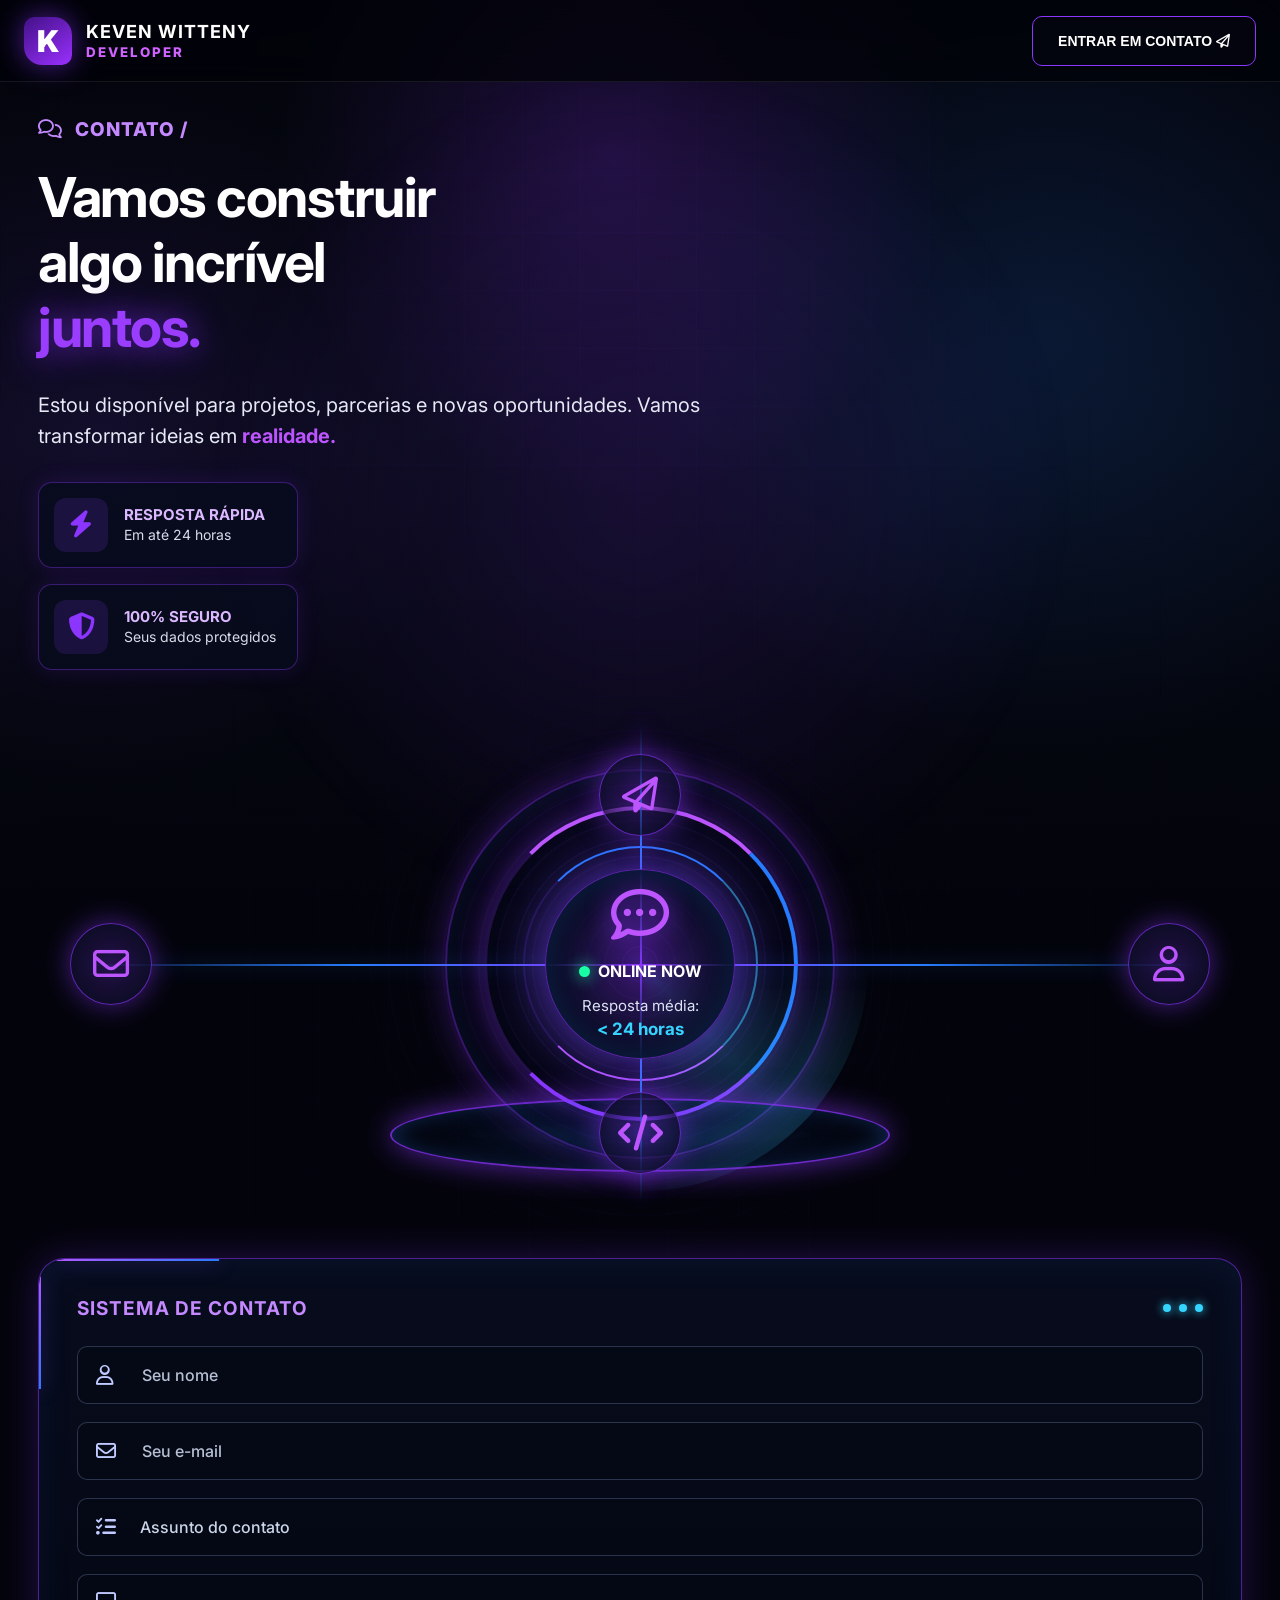
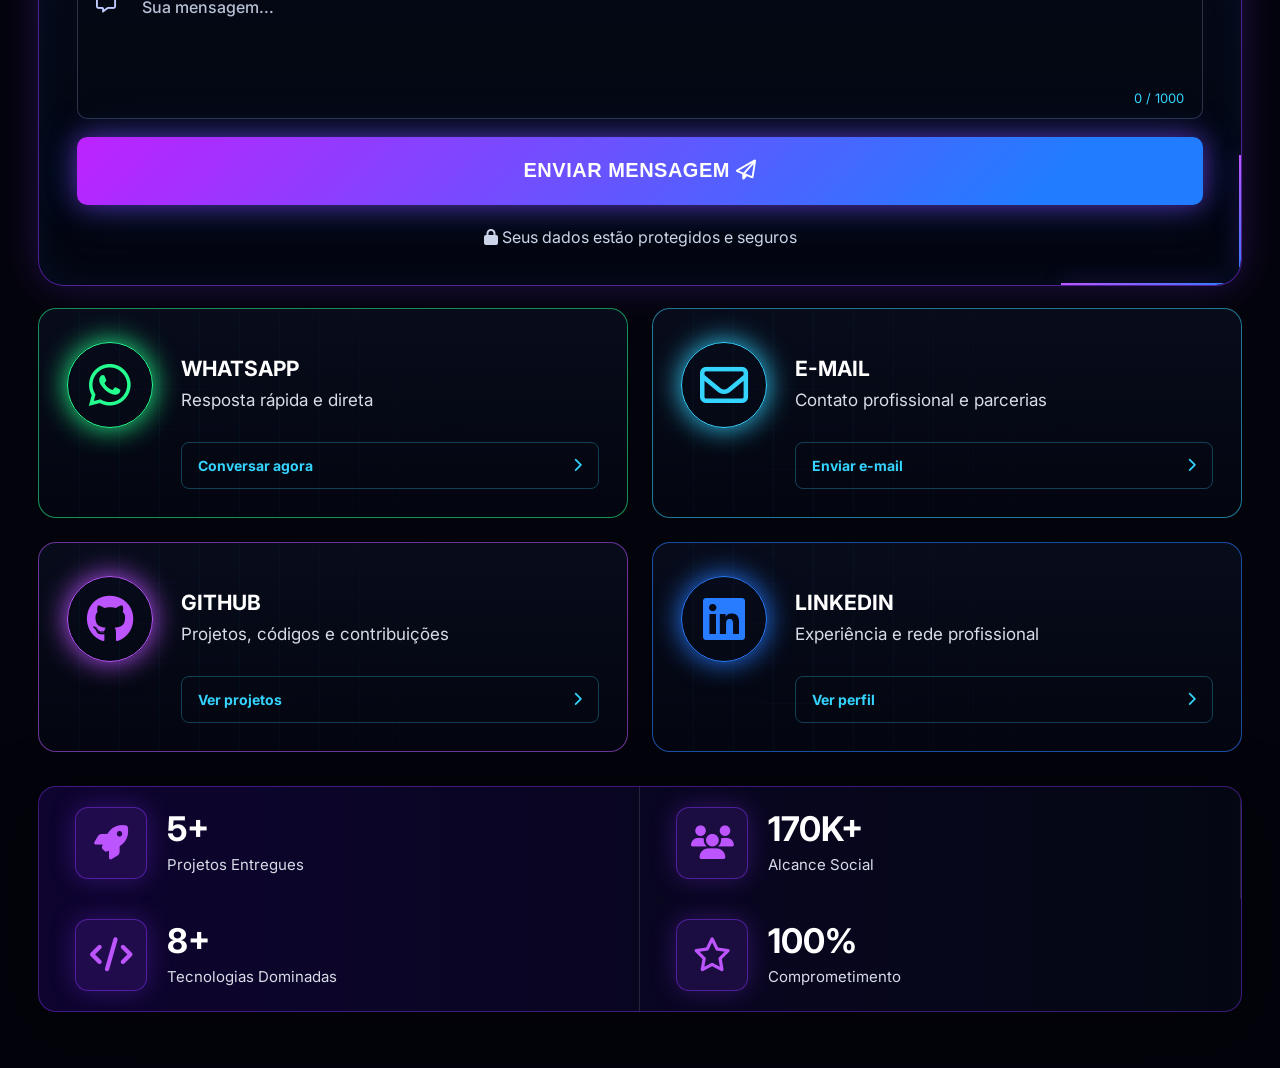
<file: portfolio-projetos-v3 (cópia)/contato.html>
<!DOCTYPE html>
<html lang="pt-BR">
<head>
  <meta charset="UTF-8">
  <meta name="viewport" content="width=device-width, initial-scale=1.0">
  <title>Contato | Keven Witteny</title>

  <link rel="preconnect" href="https://fonts.googleapis.com">
  <link rel="preconnect" href="https://fonts.gstatic.com" crossorigin>
  <link href="https://fonts.googleapis.com/css2?family=Inter:wght@400;500;600;700;800;900&display=swap" rel="stylesheet">

  <link rel="stylesheet" href="https://cdnjs.cloudflare.com/ajax/libs/font-awesome/6.5.0/css/all.min.css">

  <link rel="stylesheet" href="contato.css">
</head>
<body>
  <div class="bg-grid"></div>
  <div class="page-glow"></div>

  <header class="topbar">
    <a class="brand" href="inicio.html">
      <span class="brand-logo">K</span>
      <span>
        <strong>KEVEN WITTENY</strong>
        <small>DEVELOPER</small>
      </span>
    </a>

    <nav>
      <a href="inicio.html"><i class="fa-solid fa-house"></i> INÍCIO</a>
      <a href="sobre.html"><i class="fa-regular fa-user"></i> SOBRE</a>
      <a href="index.html"><i class="fa-solid fa-briefcase"></i> PROJETOS</a>
      <a href="habilidades.html"><i class="fa-solid fa-code"></i> HABILIDADES</a>
      <a class="active" href="contato.html"><i class="fa-regular fa-envelope"></i> CONTATO</a>
    </nav>

    <button class="contact-btn" id="openContact">
      ENTRAR EM CONTATO <i class="fa-regular fa-paper-plane"></i>
    </button>
  </header>

  <main class="contact-page">
    <section class="contact-hero">
      <div class="contact-text">
        <span class="section-label"><i class="fa-regular fa-comments"></i> CONTATO /</span>

        <h1>
          Vamos construir<br>
          algo incrível<br>
          <span>juntos.</span>
        </h1>

        <p>
          Estou disponível para projetos, parcerias e novas oportunidades.
          Vamos transformar ideias em <strong>realidade.</strong>
        </p>

        <div class="trust-list">
          <article>
            <span><i class="fa-solid fa-bolt"></i></span>
            <div>
              <strong>RESPOSTA RÁPIDA</strong>
              <small>Em até 24 horas</small>
            </div>
          </article>

          <article>
            <span><i class="fa-solid fa-shield-halved"></i></span>
            <div>
              <strong>100% SEGURO</strong>
              <small>Seus dados protegidos</small>
            </div>
          </article>
        </div>
      </div>

      <div class="contact-orb">
        <div class="orb-axis axis-v"></div>
        <div class="orb-axis axis-h"></div>

        <div class="orb-ring ring-one"></div>
        <div class="orb-ring ring-two"></div>
        <div class="orb-ring ring-three"></div>
        <div class="orb-scan"></div>

        <div class="orb-icon top"><i class="fa-regular fa-paper-plane"></i></div>
        <div class="orb-icon left"><i class="fa-regular fa-envelope"></i></div>
        <div class="orb-icon right"><i class="fa-regular fa-user"></i></div>
        <div class="orb-icon bottom"><i class="fa-solid fa-code"></i></div>

        <div class="orb-center">
          <i class="fa-regular fa-comment-dots"></i>
          <strong><span></span> ONLINE NOW</strong>
          <small>Resposta média:<br><b>&lt; 24 horas</b></small>
        </div>

        <div class="hologram-base"></div>
      </div>

      <form class="contact-form" id="contactForm">
        <div class="form-border"></div>

        <div class="form-header">
          <h2>SISTEMA DE CONTATO</h2>
          <div><i></i><i></i><i></i></div>
        </div>

        <label>
          <i class="fa-regular fa-user"></i>
          <input type="text" placeholder="Seu nome">
        </label>

        <label>
          <i class="fa-regular fa-envelope"></i>
          <input type="email" placeholder="Seu e-mail">
        </label>

        <label>
          <i class="fa-solid fa-list-check"></i>
          <select>
            <option>Assunto do contato</option>
            <option>Projeto Web</option>
            <option>Aplicativo Mobile</option>
            <option>Inteligência Artificial</option>
            <option>Parceria</option>
            <option>Oportunidade</option>
          </select>
        </label>

        <label class="message-field">
          <i class="fa-regular fa-message"></i>
          <textarea maxlength="1000" placeholder="Sua mensagem..."></textarea>
          <span class="counter">0 / 1000</span>
        </label>

        <button type="submit">
          ENVIAR MENSAGEM <i class="fa-regular fa-paper-plane"></i>
        </button>

        <p class="safe"><i class="fa-solid fa-lock"></i> Seus dados estão protegidos e seguros</p>
      </form>
    </section>

    <section class="contact-cards">
      <a class="contact-card whatsapp" href="https://wa.me/5562999999999" target="_blank">
        <span class="card-icon"><i class="fa-brands fa-whatsapp"></i></span>
        <div>
          <strong>WHATSAPP</strong>
          <small>Resposta rápida e direta</small>
        </div>
        <b>Conversar agora <i class="fa-solid fa-chevron-right"></i></b>
      </a>

      <a class="contact-card email" href="https://mail.google.com/mail/?view=cm&fs=1&to=kevenmoreira86@gmail.com" target="_blank">
        <span class="card-icon"><i class="fa-regular fa-envelope"></i></span>
        <div>
          <strong>E-MAIL</strong>
          <small>Contato profissional e parcerias</small>
        </div>
        <b>Enviar e-mail <i class="fa-solid fa-chevron-right"></i></b>
      </a>

      <a class="contact-card github" href="https://github.com/SEUGITHUB" target="_blank">
        <span class="card-icon"><i class="fa-brands fa-github"></i></span>
        <div>
          <strong>GITHUB</strong>
          <small>Projetos, códigos e contribuições</small>
        </div>
        <b>Ver projetos <i class="fa-solid fa-chevron-right"></i></b>
      </a>

      <a class="contact-card linkedin" href="https://linkedin.com/in/SEULINKEDIN" target="_blank">
        <span class="card-icon"><i class="fa-brands fa-linkedin"></i></span>
        <div>
          <strong>LINKEDIN</strong>
          <small>Experiência e rede profissional</small>
        </div>
        <b>Ver perfil <i class="fa-solid fa-chevron-right"></i></b>
      </a>
    </section>

    <section class="bottom-info">
      <article>
        <span><i class="fa-solid fa-rocket"></i></span>
        <div>
          <strong>5+</strong>
          <small>Projetos Entregues</small>
        </div>
      </article>

      <article>
        <span><i class="fa-solid fa-users"></i></span>
        <div>
          <strong>170K+</strong>
          <small>Alcance Social</small>
        </div>
      </article>

      <article>
        <span><i class="fa-solid fa-code"></i></span>
        <div>
          <strong>8+</strong>
          <small>Tecnologias Dominadas</small>
        </div>
      </article>

      <article>
        <span><i class="fa-regular fa-star"></i></span>
        <div>
          <strong>100%</strong>
          <small>Comprometimento</small>
        </div>
      </article>
    </section>
  </main>

  <div class="toast" id="toast">
    <i class="fa-solid fa-circle-check"></i>
    Mensagem preparada! Abra seu e-mail para enviar.
  </div>

  <script src="contato.js"></script>
</body>
</html>
</file>
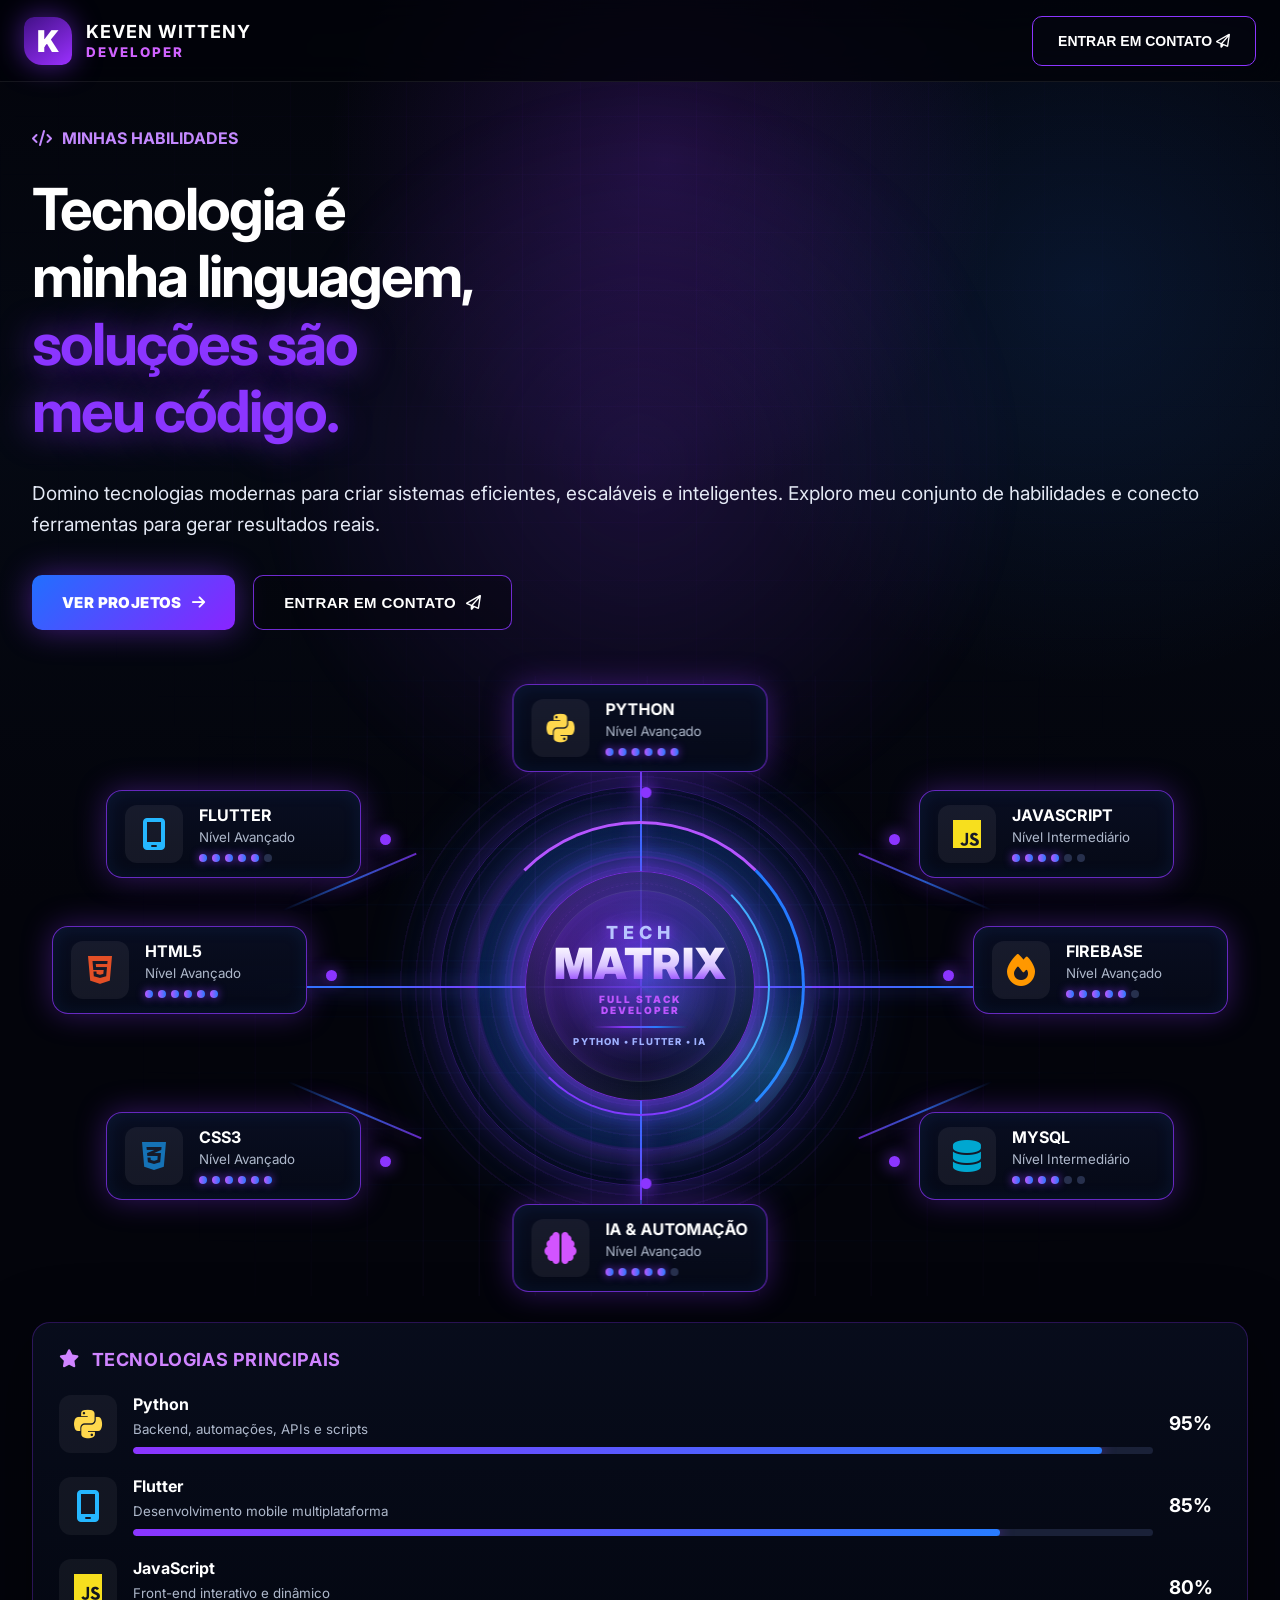
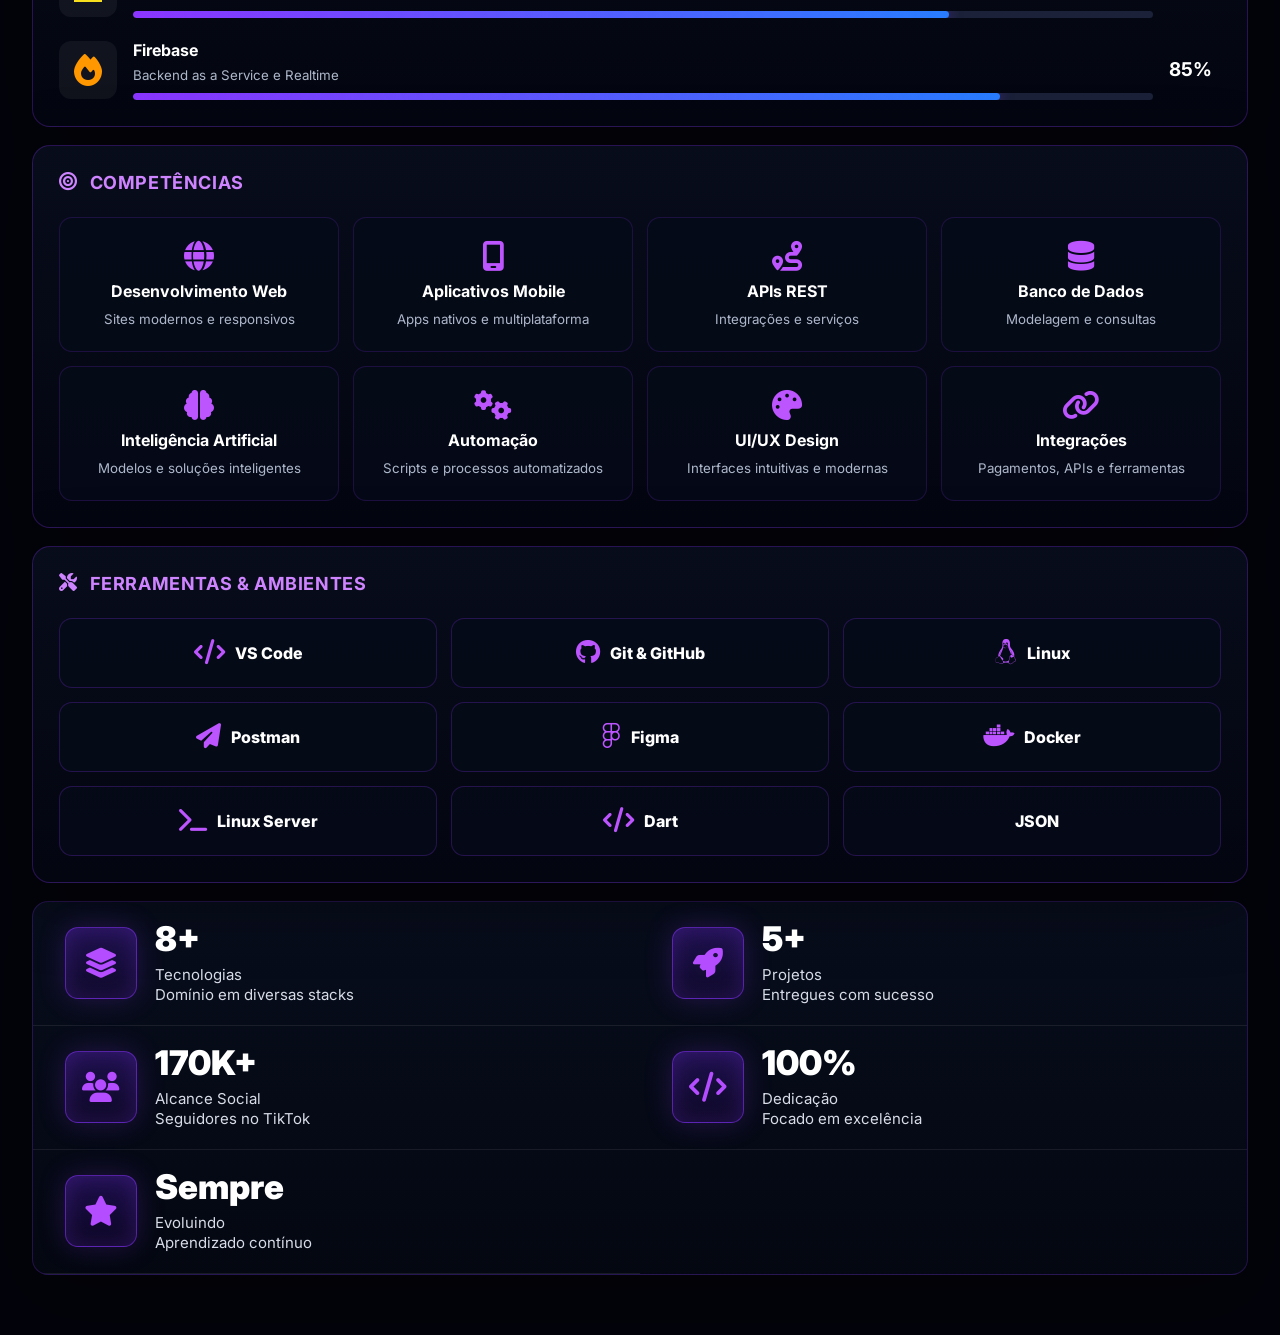
<file: portfolio-projetos-v3 (cópia)/habilidades.html>
<!DOCTYPE html>
<html lang="pt-BR">
<head>
  <meta charset="UTF-8">
  <meta name="viewport" content="width=device-width, initial-scale=1.0">
  <title>Habilidades | Keven Witteny</title>

  <link rel="preconnect" href="https://fonts.googleapis.com">
  <link rel="preconnect" href="https://fonts.gstatic.com" crossorigin>
  <link href="https://fonts.googleapis.com/css2?family=Inter:wght@400;500;600;700;800;900&display=swap" rel="stylesheet">

  <link rel="stylesheet" href="https://cdnjs.cloudflare.com/ajax/libs/font-awesome/6.5.0/css/all.min.css">

  <link rel="stylesheet" href="habilidades.css">
</head>
<body>
  <div class="bg-grid"></div>
  <div class="page-glow"></div>

  <header class="topbar">
    <a class="brand" href="inicio.html">
      <span class="brand-logo">K</span>
      <span>
        <strong>KEVEN WITTENY</strong>
        <small>DEVELOPER</small>
      </span>
    </a>

    <nav>
      <a href="inicio.html"><i class="fa-solid fa-house"></i> INÍCIO</a>
      <a href="sobre.html"><i class="fa-solid fa-user"></i> SOBRE</a>
      <a href="index.html"><i class="fa-solid fa-briefcase"></i> PROJETOS</a>
      <a class="active" href="habilidades.html"><i class="fa-solid fa-code"></i> HABILIDADES</a>
      <a href="contato.html"><i class="fa-regular fa-envelope"></i> CONTATO</a>
    </nav>

    <button class="contact-btn" id="openContact">ENTRAR EM CONTATO <i class="fa-regular fa-paper-plane"></i></button>
  </header>

  <main class="skills-page">
    <section class="skills-hero">
      <div class="skills-intro">
        <span class="section-label"><i class="fa-solid fa-code"></i> MINHAS HABILIDADES</span>

        <h1>
          Tecnologia é<br>
          minha linguagem,<br>
          <span>soluções são<br>meu código.</span>
        </h1>

        <p>
          Domino tecnologias modernas para criar sistemas eficientes, escaláveis e inteligentes.
          Exploro meu conjunto de habilidades e conecto ferramentas para gerar resultados reais.
        </p>

        <div class="hero-actions">
          <a class="btn primary" href="index.html">VER PROJETOS <i class="fa-solid fa-arrow-right"></i></a>
          <button class="btn ghost" id="openContact2">ENTRAR EM CONTATO <i class="fa-regular fa-paper-plane"></i></button>
        </div>
      </div>

      <div class="skills-matrix">
        <div class="matrix-bg"></div>
        <div class="matrix-axis axis-x"></div>
        <div class="matrix-axis axis-y"></div>

        <div class="connector connector-top"></div>
        <div class="connector connector-bottom"></div>
        <div class="connector connector-left"></div>
        <div class="connector connector-right"></div>
        <div class="connector connector-left-top"></div>
        <div class="connector connector-left-bottom"></div>
        <div class="connector connector-right-top"></div>
        <div class="connector connector-right-bottom"></div>

        <div class="matrix-core">
          <div class="orbit orbit-1"></div>
          <div class="orbit orbit-2"></div>
          <div class="orbit orbit-3"></div>
          <div class="orbit orbit-4"></div>
          <div class="scan-ring"></div>

          <div class="core-inner">
            <div class="core-glow"></div>
            <h2>TECH</h2>
            <h1>MATRIX</h1>
            <p>FULL STACK<br>DEVELOPER</p>
            <div class="core-line"></div>
            <small>PYTHON • FLUTTER • IA</small>
          </div>
        </div>

        <article class="skill-node node-python">
          <span class="skill-icon python"><i class="fa-brands fa-python"></i></span>
          <div><strong>PYTHON</strong><small>Nível Avançado</small><div class="level"><i></i><i></i><i></i><i></i><i></i><i></i></div></div>
        </article>

        <article class="skill-node node-flutter">
          <span class="skill-icon flutter"><i class="fa-solid fa-mobile-screen"></i></span>
          <div><strong>FLUTTER</strong><small>Nível Avançado</small><div class="level"><i></i><i></i><i></i><i></i><i></i><i class="off"></i></div></div>
        </article>

        <article class="skill-node node-js">
          <span class="skill-icon js"><i class="fa-brands fa-js"></i></span>
          <div><strong>JAVASCRIPT</strong><small>Nível Intermediário</small><div class="level"><i></i><i></i><i></i><i></i><i class="off"></i><i class="off"></i></div></div>
        </article>

        <article class="skill-node node-html">
          <span class="skill-icon html"><i class="fa-brands fa-html5"></i></span>
          <div><strong>HTML5</strong><small>Nível Avançado</small><div class="level"><i></i><i></i><i></i><i></i><i></i><i></i></div></div>
        </article>

        <article class="skill-node node-firebase">
          <span class="skill-icon firebase"><i class="fa-solid fa-fire"></i></span>
          <div><strong>FIREBASE</strong><small>Nível Avançado</small><div class="level"><i></i><i></i><i></i><i></i><i></i><i class="off"></i></div></div>
        </article>

        <article class="skill-node node-css">
          <span class="skill-icon css"><i class="fa-brands fa-css3-alt"></i></span>
          <div><strong>CSS3</strong><small>Nível Avançado</small><div class="level"><i></i><i></i><i></i><i></i><i></i><i></i></div></div>
        </article>

        <article class="skill-node node-mysql">
          <span class="skill-icon mysql"><i class="fa-solid fa-database"></i></span>
          <div><strong>MYSQL</strong><small>Nível Intermediário</small><div class="level"><i></i><i></i><i></i><i></i><i class="off"></i><i class="off"></i></div></div>
        </article>

        <article class="skill-node node-ai">
          <span class="skill-icon ai"><i class="fa-solid fa-brain"></i></span>
          <div><strong>IA & AUTOMAÇÃO</strong><small>Nível Avançado</small><div class="level"><i></i><i></i><i></i><i></i><i></i><i class="off"></i></div></div>
        </article>
      </div>
    </section>

    <section class="skills-grid">
      <article class="card main-tech">
        <h3><i class="fa-solid fa-star"></i> TECNOLOGIAS PRINCIPAIS</h3>

        <div class="progress-list">
          <div class="progress-item"><span class="tech-logo python"><i class="fa-brands fa-python"></i></span><div><b>Python</b><small>Backend, automações, APIs e scripts</small><div class="bar"><i style="width:95%"></i></div></div><strong>95%</strong></div>
          <div class="progress-item"><span class="tech-logo flutter"><i class="fa-solid fa-mobile-screen"></i></span><div><b>Flutter</b><small>Desenvolvimento mobile multiplataforma</small><div class="bar"><i style="width:85%"></i></div></div><strong>85%</strong></div>
          <div class="progress-item"><span class="tech-logo js"><i class="fa-brands fa-js"></i></span><div><b>JavaScript</b><small>Front-end interativo e dinâmico</small><div class="bar"><i style="width:80%"></i></div></div><strong>80%</strong></div>
          <div class="progress-item"><span class="tech-logo firebase"><i class="fa-solid fa-fire"></i></span><div><b>Firebase</b><small>Backend as a Service e Realtime</small><div class="bar"><i style="width:85%"></i></div></div><strong>85%</strong></div>
        </div>
      </article>

      <article class="card competencies">
        <h3><i class="fa-solid fa-bullseye"></i> COMPETÊNCIAS</h3>
        <div class="competence-grid">
          <div><i class="fa-solid fa-globe"></i><b>Desenvolvimento Web</b><small>Sites modernos e responsivos</small></div>
          <div><i class="fa-solid fa-mobile-screen"></i><b>Aplicativos Mobile</b><small>Apps nativos e multiplataforma</small></div>
          <div><i class="fa-solid fa-route"></i><b>APIs REST</b><small>Integrações e serviços</small></div>
          <div><i class="fa-solid fa-database"></i><b>Banco de Dados</b><small>Modelagem e consultas</small></div>
          <div><i class="fa-solid fa-brain"></i><b>Inteligência Artificial</b><small>Modelos e soluções inteligentes</small></div>
          <div><i class="fa-solid fa-gears"></i><b>Automação</b><small>Scripts e processos automatizados</small></div>
          <div><i class="fa-solid fa-palette"></i><b>UI/UX Design</b><small>Interfaces intuitivas e modernas</small></div>
          <div><i class="fa-solid fa-link"></i><b>Integrações</b><small>Pagamentos, APIs e ferramentas</small></div>
        </div>
      </article>

      <article class="card tools">
        <h3><i class="fa-solid fa-screwdriver-wrench"></i> FERRAMENTAS & AMBIENTES</h3>
        <div class="tools-grid">
          <div><i class="fa-solid fa-code"></i> VS Code</div>
          <div><i class="fa-brands fa-github"></i> Git & GitHub</div>
          <div><i class="fa-brands fa-linux"></i> Linux</div>
          <div><i class="fa-solid fa-paper-plane"></i> Postman</div>
          <div><i class="fa-brands fa-figma"></i> Figma</div>
          <div><i class="fa-brands fa-docker"></i> Docker</div>
          <div><i class="fa-solid fa-terminal"></i> Linux Server</div>
          <div><i class="fa-solid fa-code"></i> Dart</div>
          <div><i class="fa-solid fa-brackets-curly"></i> JSON</div>
        </div>
      </article>
    </section>

    <section class="skills-stats">
      <article><span><i class="fa-solid fa-layer-group"></i></span><div><strong>8+</strong><small>Tecnologias<br>Domínio em diversas stacks</small></div></article>
      <article><span><i class="fa-solid fa-rocket"></i></span><div><strong>5+</strong><small>Projetos<br>Entregues com sucesso</small></div></article>
      <article><span><i class="fa-solid fa-users"></i></span><div><strong>170K+</strong><small>Alcance Social<br>Seguidores no TikTok</small></div></article>
      <article><span><i class="fa-solid fa-code"></i></span><div><strong>100%</strong><small>Dedicação<br>Focado em excelência</small></div></article>
      <article><span><i class="fa-solid fa-star"></i></span><div><strong>Sempre</strong><small>Evoluindo<br>Aprendizado contínuo</small></div></article>
    </section>
  </main>

  <div class="contact-modal" id="contactModal">
    <div class="contact-box">
      <button class="close-contact" id="closeContact"><i class="fa-solid fa-xmark"></i></button>
      <h2>Vamos conversar?</h2>
      <p>Gostou dos meus projetos? Escolha uma opção abaixo.</p>

      <div class="contact-links">
        <a href="https://mail.google.com/mail/?view=cm&fs=1&to=kevenmoreira86@gmail.com" target="_blank"><i class="fa-solid fa-envelope"></i> E-mail</a>
        <a href="https://wa.me/5562999999999" target="_blank"><i class="fa-brands fa-whatsapp"></i> WhatsApp</a>
        <a href="https://github.com/SEUGITHUB" target="_blank"><i class="fa-brands fa-github"></i> GitHub</a>
        <a href="https://linkedin.com/in/SEULINKEDIN" target="_blank"><i class="fa-brands fa-linkedin"></i> LinkedIn</a>
      </div>
    </div>
  </div>

  <script src="habilidades.js"></script>
</body>
</html>
</file>
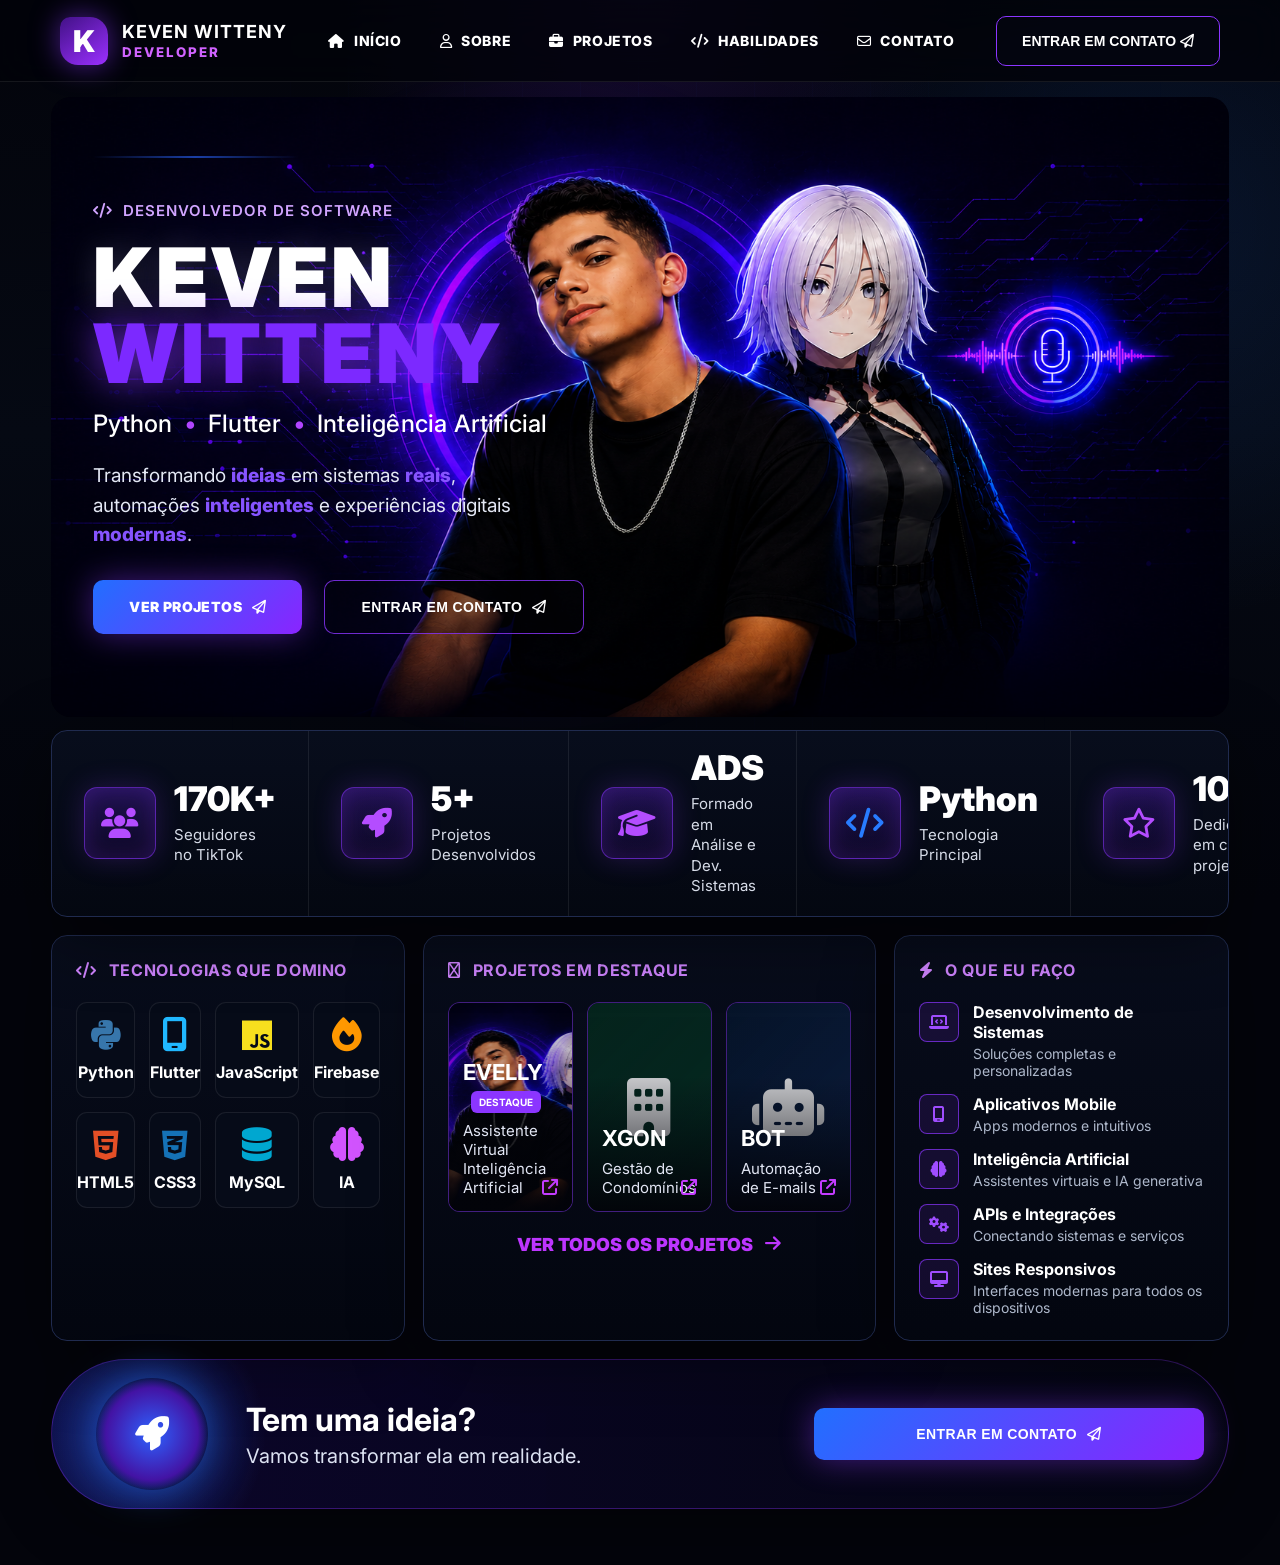
<file: portfolio-projetos-v3 (cópia)/inicio.html>
<!DOCTYPE html>
<html lang="pt-BR">
<head>
  <meta charset="UTF-8">
  <meta name="viewport" content="width=device-width, initial-scale=1.0">
  <title>Keven Witteny | Developer</title>

  <link rel="preconnect" href="https://fonts.googleapis.com">
  <link rel="preconnect" href="https://fonts.gstatic.com" crossorigin>
  <link href="https://fonts.googleapis.com/css2?family=Inter:wght@400;500;600;700;800;900&display=swap" rel="stylesheet">
  <link rel="stylesheet" href="https://cdnjs.cloudflare.com/ajax/libs/font-awesome/6.5.0/css/all.min.css">

  <link rel="stylesheet" href="inicio.css">
</head>
<body>
  <div class="page-glow"></div>
  <div class="grid-bg"></div>

  <header class="topbar">
    <a class="brand" href="#">
      <span class="brand-logo">K</span>
      <span>
        <strong>KEVEN WITTENY</strong>
        <small>DEVELOPER</small>
      </span>
    </a>

    <nav class="nav">
      <a class="inicio.html" href="#"><i class="fa-solid fa-house"></i> INÍCIO</a>
      <a href="sobre.html"><i class="fa-regular fa-user"></i> SOBRE</a>
      <a href="index.html"><i class="fa-solid fa-briefcase"></i> PROJETOS</a>
      <a href="habilidades.html"><i class="fa-solid fa-code"></i> HABILIDADES</a>
      <a href="contato.html"><i class="fa-regular fa-envelope"></i> CONTATO</a>
    </nav>

    <button class="contact-btn" id="openContact">ENTRAR EM CONTATO <i class="fa-regular fa-paper-plane"></i></button>
  </header>

  <main class="home">
    <section class="hero">
      <div class="hero-text">
        <span class="tag"><i class="fa-solid fa-code"></i> DESENVOLVEDOR DE SOFTWARE</span>

        <h1>
          KEVEN
          <span>WITTENY</span>
        </h1>

        <h2>Python <b>•</b> Flutter <b>•</b> Inteligência Artificial</h2>

        <p>
          Transformando <strong>ideias</strong> em sistemas <strong>reais</strong>,
          automações <strong>inteligentes</strong> e experiências digitais
          <strong>modernas</strong>.
        </p>

        <div class="hero-actions">
          <a class="btn primary" href="index.html">VER PROJETOS <i class="fa-regular fa-paper-plane"></i></a>
          <button class="btn ghost" id="openContact2">ENTRAR EM CONTATO <i class="fa-regular fa-paper-plane"></i></button>
        </div>
      </div>

      <div class="hero-art" aria-hidden="true"></div>
    </section>

    <section class="stats">
      <article>
        <span class="icon"><i class="fa-solid fa-users"></i></span>
        <div><strong>170K+</strong><small>Seguidores no TikTok</small></div>
      </article>

      <article>
        <span class="icon"><i class="fa-solid fa-rocket"></i></span>
        <div><strong>5+</strong><small>Projetos Desenvolvidos</small></div>
      </article>

      <article>
        <span class="icon"><i class="fa-solid fa-graduation-cap"></i></span>
        <div><strong>ADS</strong><small>Formado em Análise e Dev. Sistemas</small></div>
      </article>

      <article>
        <span class="icon blue"><i class="fa-solid fa-code"></i></span>
        <div><strong>Python</strong><small>Tecnologia Principal</small></div>
      </article>

      <article>
        <span class="icon"><i class="fa-regular fa-star"></i></span>
        <div><strong>100%</strong><small>Dedicação em cada projeto</small></div>
      </article>
    </section>

    <section class="content-grid">
      <article class="card tech-card">
        <h3><i class="fa-solid fa-code"></i> TECNOLOGIAS QUE DOMINO</h3>

        <div class="tech-grid">
          <div><i class="fa-brands fa-python python"></i><span>Python</span></div>
          <div><i class="fa-solid fa-mobile-screen flutter"></i><span>Flutter</span></div>
          <div><i class="fa-brands fa-js js"></i><span>JavaScript</span></div>
          <div><i class="fa-solid fa-fire firebase"></i><span>Firebase</span></div>
          <div><i class="fa-brands fa-html5 html"></i><span>HTML5</span></div>
          <div><i class="fa-brands fa-css3-alt css"></i><span>CSS3</span></div>
          <div><i class="fa-solid fa-database mysql"></i><span>MySQL</span></div>
          <div><i class="fa-solid fa-brain ai"></i><span>IA</span></div>
        </div>
      </article>

      <article class="card projects-card" id="projects">
        <h3><i class="fa-regular fa-crown"></i> PROJETOS EM DESTAQUE</h3>

        <div class="project-list">
          <a class="project-card" href="#">
            <img src="assets/home-keven-evelly.png" alt="Evelly">
            <div>
              <strong>EVELLY <span>DESTAQUE</span></strong>
              <small>Assistente Virtual Inteligência Artificial</small>
            </div>
            <i class="fa-solid fa-arrow-up-right-from-square"></i>
          </a>

          <a class="project-card" href="#">
            <div class="thumb green"><i class="fa-solid fa-building"></i></div>
            <div>
              <strong>XGON</strong>
              <small>Gestão de Condomínios</small>
            </div>
            <i class="fa-solid fa-arrow-up-right-from-square"></i>
          </a>

          <a class="project-card" href="#">
            <div class="thumb blue"><i class="fa-solid fa-robot"></i></div>
            <div>
              <strong>BOT</strong>
              <small>Automação de E-mails</small>
            </div>
            <i class="fa-solid fa-arrow-up-right-from-square"></i>
          </a>
        </div>

        <a class="see-all" href="#">VER TODOS OS PROJETOS <i class="fa-solid fa-arrow-right"></i></a>
      </article>

      <article class="card service-card">
        <h3><i class="fa-solid fa-bolt"></i> O QUE EU FAÇO</h3>

        <ul>
          <li><i class="fa-solid fa-laptop-code"></i><span><b>Desenvolvimento de Sistemas</b><small>Soluções completas e personalizadas</small></span></li>
          <li><i class="fa-solid fa-mobile-screen"></i><span><b>Aplicativos Mobile</b><small>Apps modernos e intuitivos</small></span></li>
          <li><i class="fa-solid fa-brain"></i><span><b>Inteligência Artificial</b><small>Assistentes virtuais e IA generativa</small></span></li>
          <li><i class="fa-solid fa-gears"></i><span><b>APIs e Integrações</b><small>Conectando sistemas e serviços</small></span></li>
          <li><i class="fa-solid fa-desktop"></i><span><b>Sites Responsivos</b><small>Interfaces modernas para todos os dispositivos</small></span></li>
        </ul>
      </article>
    </section>

    <section class="bottom-cta">
      <div class="rocket-orb"><i class="fa-solid fa-rocket"></i></div>
      <div>
        <h2>Tem uma ideia?</h2>
        <p>Vamos transformar ela em realidade.</p>
      </div>
      <button class="btn primary" id="openContact3">ENTRAR EM CONTATO <i class="fa-regular fa-paper-plane"></i></button>
    </section>
  </main>

  <div class="modal" id="contactModal">
    <div class="modal-box">
      <button class="close" id="closeContact"><i class="fa-solid fa-xmark"></i></button>
      <h2>Vamos conversar?</h2>
      <p>Escolha uma opção para entrar em contato comigo.</p>

      <div class="modal-links">
        <a href="https://mail.google.com/mail/?view=cm&fs=1&to=kevenmoreira86@gmail.com" target="_blank"><i class="fa-solid fa-envelope"></i> E-mail</a>
        <a href="https://wa.me/5562999999999" target="_blank"><i class="fa-brands fa-whatsapp"></i> WhatsApp</a>
        <a href="https://github.com/SEUGITHUB" target="_blank"><i class="fa-brands fa-github"></i> GitHub</a>
        <a href="https://linkedin.com/in/SEULINKEDIN" target="_blank"><i class="fa-brands fa-linkedin"></i> LinkedIn</a>
      </div>
    </div>
  </div>

  <script src="inicio.js"></script>
</body>
</html>
</file>
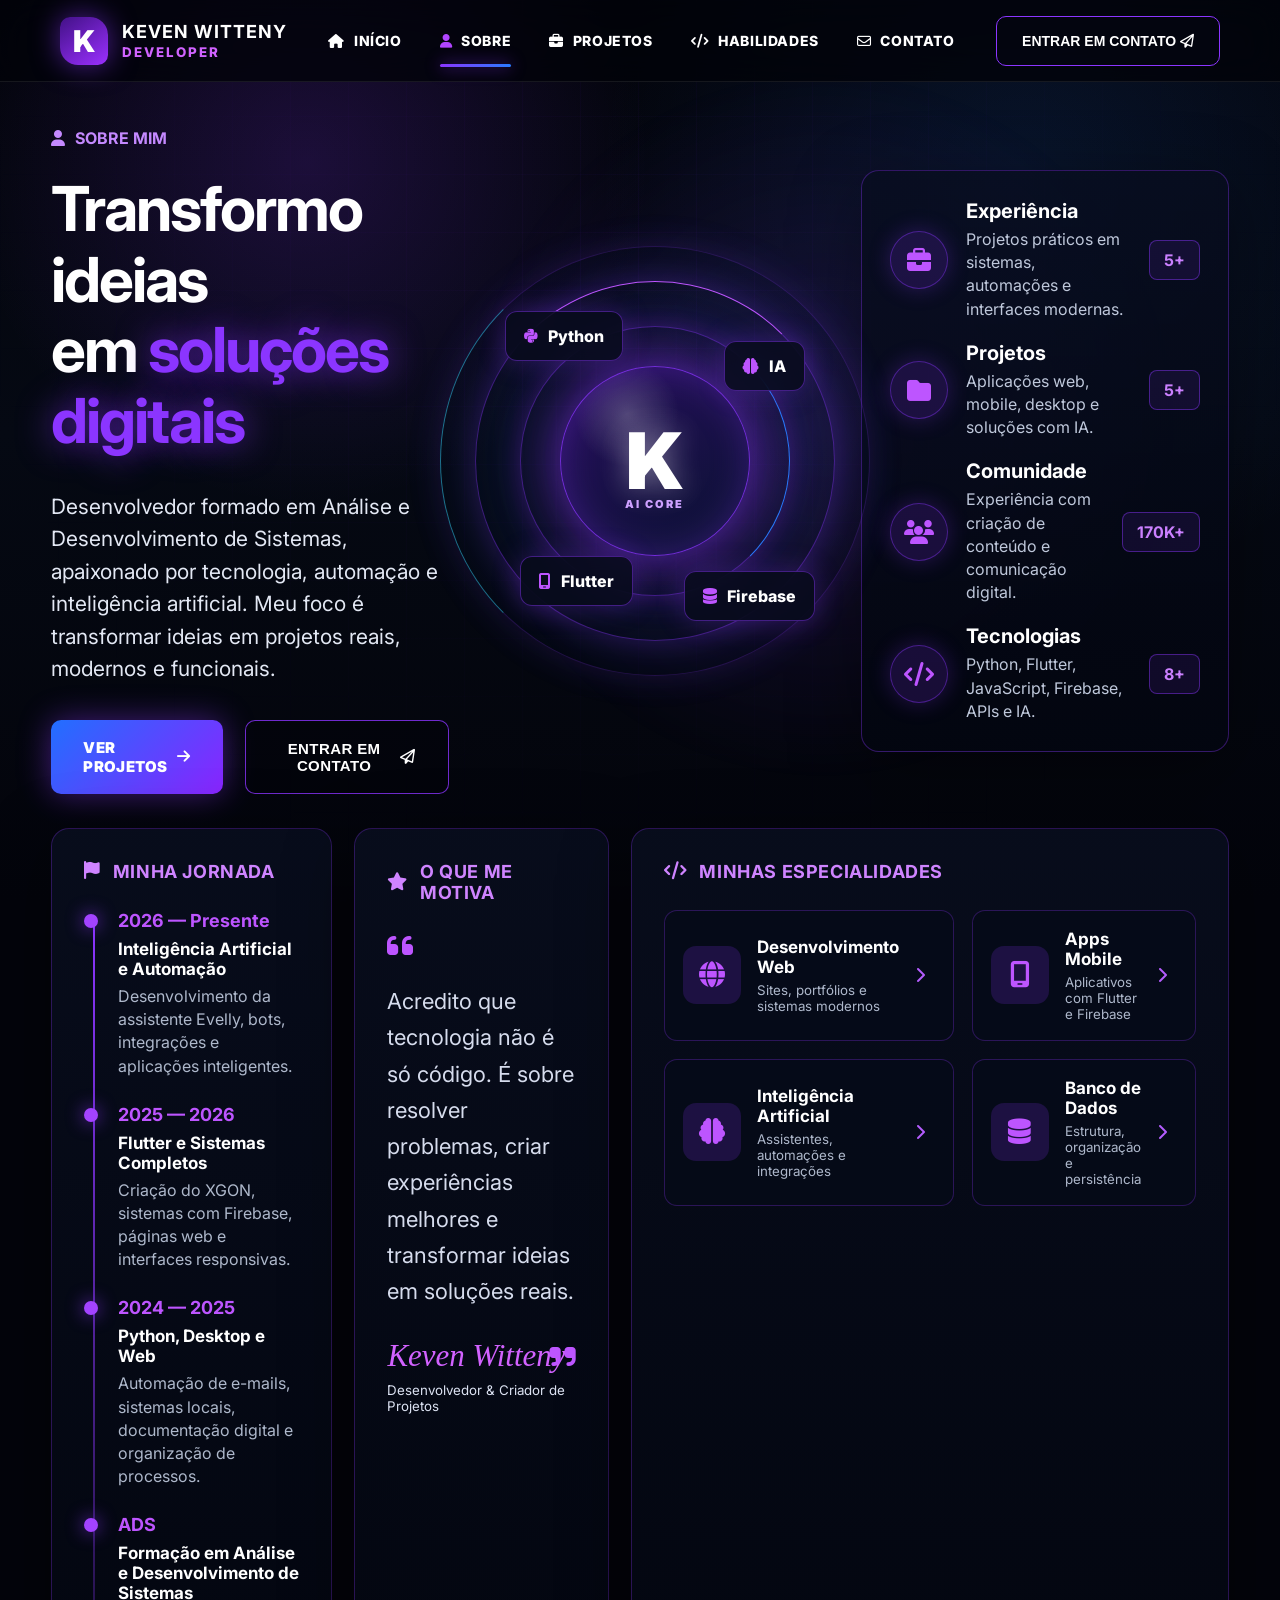
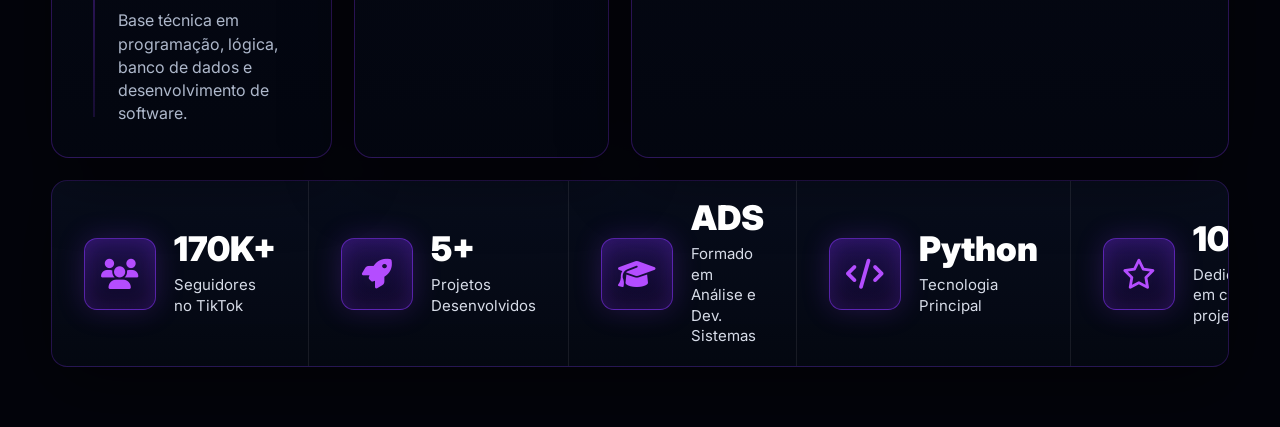
<file: portfolio-projetos-v3 (cópia)/sobre.html>
<!DOCTYPE html>
<html lang="pt-BR">
<head>
  <meta charset="UTF-8">
  <meta name="viewport" content="width=device-width, initial-scale=1.0">
  <title>Sobre | Keven Witteny</title>
  <link rel="preconnect" href="https://fonts.googleapis.com">
  <link rel="preconnect" href="https://fonts.gstatic.com" crossorigin>
  <link href="https://fonts.googleapis.com/css2?family=Inter:wght@400;500;600;700;800;900&display=swap" rel="stylesheet">
  <link rel="stylesheet" href="https://cdnjs.cloudflare.com/ajax/libs/font-awesome/6.5.0/css/all.min.css">
  <link rel="stylesheet" href="sobre.css">
</head>
<body>
  <div class="bg-grid"></div>
  <div class="page-glow"></div>

  <header class="topbar">
    <a class="brand" href="inicio.html">
      <span class="brand-logo">K</span>
      <span><strong>KEVEN WITTENY</strong><small>DEVELOPER</small></span>
    </a>
    <nav>
      <a href="inicio.html"><i class="fa-solid fa-house"></i> INÍCIO</a>
      <a class="active" href="sobre.html"><i class="fa-solid fa-user"></i> SOBRE</a>
      <a href="index.html"><i class="fa-solid fa-briefcase"></i> PROJETOS</a>
      <a href="habilidades.html"><i class="fa-solid fa-code"></i> HABILIDADES</a>
      <a href="contato.html"><i class="fa-regular fa-envelope"></i> CONTATO</a>
    </nav>
    <button class="contact-btn" id="openContact">ENTRAR EM CONTATO <i class="fa-regular fa-paper-plane"></i></button>
  </header>

  <main class="about-page">
    <section class="about-hero">
      <div class="about-intro">
        <span class="section-label"><i class="fa-solid fa-user"></i> SOBRE MIM</span>
        <h1>Transformo ideias<br>em <span>soluções digitais</span></h1>
        <p>Desenvolvedor formado em Análise e Desenvolvimento de Sistemas, apaixonado por tecnologia, automação e inteligência artificial. Meu foco é transformar ideias em projetos reais, modernos e funcionais.</p>
        <div class="about-actions">
          <a class="btn primary" href="index.html">VER PROJETOS <i class="fa-solid fa-arrow-right"></i></a>
          <button class="btn ghost" id="openContact2">ENTRAR EM CONTATO <i class="fa-regular fa-paper-plane"></i></button>
        </div>
      </div>

      <div class="about-core">
        <div class="core-orbit orbit-one"></div>
        <div class="core-orbit orbit-two"></div>
        <div class="core-orbit orbit-three"></div>
        <div class="core-center"><span class="core-letter">K</span><small>AI CORE</small></div>
        <div class="floating-badge badge-1"><i class="fa-brands fa-python"></i> Python</div>
        <div class="floating-badge badge-2"><i class="fa-solid fa-brain"></i> IA</div>
        <div class="floating-badge badge-3"><i class="fa-solid fa-mobile-screen"></i> Flutter</div>
        <div class="floating-badge badge-4"><i class="fa-solid fa-database"></i> Firebase</div>
      </div>

      <div class="info-panel">
        <article><span><i class="fa-solid fa-briefcase"></i></span><div><strong>Experiência</strong><p>Projetos práticos em sistemas, automações e interfaces modernas.</p></div><b>5+</b></article>
        <article><span><i class="fa-solid fa-folder"></i></span><div><strong>Projetos</strong><p>Aplicações web, mobile, desktop e soluções com IA.</p></div><b>5+</b></article>
        <article><span><i class="fa-solid fa-users"></i></span><div><strong>Comunidade</strong><p>Experiência com criação de conteúdo e comunicação digital.</p></div><b>170K+</b></article>
        <article><span><i class="fa-solid fa-code"></i></span><div><strong>Tecnologias</strong><p>Python, Flutter, JavaScript, Firebase, APIs e IA.</p></div><b>8+</b></article>
      </div>
    </section>

    <section class="about-grid">
      <article class="card journey-card">
        <h3><i class="fa-solid fa-flag"></i> MINHA JORNADA</h3>
        <div class="timeline">
          <div class="line-item"><span class="dot"></span><b>2026 — Presente</b><strong>Inteligência Artificial e Automação</strong><p>Desenvolvimento da assistente Evelly, bots, integrações e aplicações inteligentes.</p></div>
          <div class="line-item"><span class="dot"></span><b>2025 — 2026</b><strong>Flutter e Sistemas Completos</strong><p>Criação do XGON, sistemas com Firebase, páginas web e interfaces responsivas.</p></div>
          <div class="line-item"><span class="dot"></span><b>2024 — 2025</b><strong>Python, Desktop e Web</strong><p>Automação de e-mails, sistemas locais, documentação digital e organização de processos.</p></div>
          <div class="line-item"><span class="dot"></span><b>ADS</b><strong>Formação em Análise e Desenvolvimento de Sistemas</strong><p>Base técnica em programação, lógica, banco de dados e desenvolvimento de software.</p></div>
        </div>
      </article>

      <article class="card motive-card">
        <h3><i class="fa-solid fa-star"></i> O QUE ME MOTIVA</h3>
        <div class="quote">
          <i class="fa-solid fa-quote-left"></i>
          <p>Acredito que tecnologia não é só código. É sobre resolver problemas, criar experiências melhores e transformar ideias em soluções reais.</p>
          <strong>Keven Witteny</strong>
          <small>Desenvolvedor & Criador de Projetos</small>
          <i class="fa-solid fa-quote-right quote-end"></i>
        </div>
      </article>

      <article class="card specialties-card">
        <h3><i class="fa-solid fa-code"></i> MINHAS ESPECIALIDADES</h3>
        <div class="special-grid">
          <a href="#"><span><i class="fa-solid fa-globe"></i></span><div><b>Desenvolvimento Web</b><small>Sites, portfólios e sistemas modernos</small></div><i class="fa-solid fa-chevron-right arrow"></i></a>
          <a href="#"><span><i class="fa-solid fa-mobile-screen"></i></span><div><b>Apps Mobile</b><small>Aplicativos com Flutter e Firebase</small></div><i class="fa-solid fa-chevron-right arrow"></i></a>
          <a href="#"><span><i class="fa-solid fa-brain"></i></span><div><b>Inteligência Artificial</b><small>Assistentes, automações e integrações</small></div><i class="fa-solid fa-chevron-right arrow"></i></a>
          <a href="#"><span><i class="fa-solid fa-database"></i></span><div><b>Banco de Dados</b><small>Estrutura, organização e persistência</small></div><i class="fa-solid fa-chevron-right arrow"></i></a>
        </div>
      </article>
    </section>

    <section class="stats">
      <article><span><i class="fa-solid fa-users"></i></span><div><strong>170K+</strong><small>Seguidores no TikTok</small></div></article>
      <article><span><i class="fa-solid fa-rocket"></i></span><div><strong>5+</strong><small>Projetos Desenvolvidos</small></div></article>
      <article><span><i class="fa-solid fa-graduation-cap"></i></span><div><strong>ADS</strong><small>Formado em Análise e Dev. Sistemas</small></div></article>
      <article><span><i class="fa-solid fa-code"></i></span><div><strong>Python</strong><small>Tecnologia Principal</small></div></article>
      <article><span><i class="fa-regular fa-star"></i></span><div><strong>100%</strong><small>Dedicação em cada projeto</small></div></article>
    </section>
  </main>

  <div class="contact-modal" id="contactModal">
    <div class="contact-box">
      <button class="close-contact" id="closeContact"><i class="fa-solid fa-xmark"></i></button>
      <h2>Vamos conversar?</h2>
      <p>Gostou dos meus projetos? Escolha uma opção abaixo.</p>
      <div class="contact-links">
        <a href="https://mail.google.com/mail/?view=cm&fs=1&to=kevenmoreira86@gmail.com" target="_blank"><i class="fa-solid fa-envelope"></i> E-mail</a>
        <a href="https://wa.me/5562999999999" target="_blank"><i class="fa-brands fa-whatsapp"></i> WhatsApp</a>
        <a href="https://github.com/SEUGITHUB" target="_blank"><i class="fa-brands fa-github"></i> GitHub</a>
        <a href="https://linkedin.com/in/SEULINKEDIN" target="_blank"><i class="fa-brands fa-linkedin"></i> LinkedIn</a>
      </div>
    </div>
  </div>

  <script src="sobre.js"></script>
</body>
</html>
</file>
<file: portfolio-projetos-v3 (cópia)/contato.css>
:root{
  --bg:#03040b;
  --panel:#070b18e6;
  --line:#202b4f;
  --text:#ffffff;
  --muted:#aab3ca;
  --purple:#8b35ff;
  --purple2:#bd55ff;
  --blue:#287cff;
  --cyan:#35d4ff;
  --green:#25ff8f;
}

*{box-sizing:border-box}

html{scroll-behavior:smooth}

body{
  margin:0;
  min-height:100vh;
  font-family:Inter,Arial,sans-serif;
  color:var(--text);
  background:#03040b;
  overflow-x:hidden;
}

body::before{
  content:"";
  position:fixed;
  inset:0;
  z-index:-3;
  background:
    radial-gradient(circle at 48% 18%,rgba(139,53,255,.20),transparent 34%),
    radial-gradient(circle at 82% 38%,rgba(40,124,255,.14),transparent 35%),
    radial-gradient(circle at 8% 48%,rgba(139,53,255,.10),transparent 28%),
    linear-gradient(180deg,#03040b 0%,#050913 48%,#03040b 100%);
}

.bg-grid{
  position:fixed;
  inset:0;
  z-index:-2;
  pointer-events:none;
  background:
    linear-gradient(90deg,rgba(139,53,255,.045) 1px,transparent 1px),
    linear-gradient(rgba(139,53,255,.035) 1px,transparent 1px);
  background-size:58px 58px;
  mask-image:radial-gradient(circle at 50% 35%,#000 0%,transparent 78%);
}

.page-glow{
  position:fixed;
  width:900px;
  height:900px;
  left:50%;
  top:5%;
  transform:translateX(-50%);
  border-radius:50%;
  background:radial-gradient(circle,rgba(139,53,255,.14),transparent 68%);
  filter:blur(10px);
  pointer-events:none;
  z-index:-1;
}

/* HEADER */
.topbar{
  height:82px;
  padding:0 60px;
  display:flex;
  align-items:center;
  justify-content:space-between;
  border-bottom:1px solid rgba(255,255,255,.08);
  background:rgba(2,3,9,.78);
  backdrop-filter:blur(18px);
  position:sticky;
  top:0;
  z-index:30;
}

.brand{
  display:flex;
  align-items:center;
  gap:14px;
  text-decoration:none;
  color:#fff;
}

.brand-logo{
  width:48px;
  height:48px;
  display:grid;
  place-items:center;
  border-radius:10px 18px 10px 18px;
  font-weight:900;
  font-size:30px;
  background:linear-gradient(145deg,#421187,#9b30ff);
  box-shadow:0 0 28px rgba(139,53,255,.55);
}

.brand strong{
  display:block;
  font-size:18px;
  letter-spacing:1px;
}

.brand small{
  display:block;
  margin-top:2px;
  color:#d063ff;
  font-weight:800;
  letter-spacing:2px;
}

nav{
  display:flex;
  align-items:center;
  gap:38px;
}

nav a{
  position:relative;
  display:flex;
  align-items:center;
  gap:9px;
  text-decoration:none;
  color:#fff;
  font-weight:800;
  font-size:14px;
  letter-spacing:.6px;
  transition:.25s;
}

nav a::after{
  content:"";
  position:absolute;
  left:0;
  right:0;
  bottom:-18px;
  height:3px;
  width:0;
  margin:auto;
  border-radius:20px;
  background:linear-gradient(90deg,var(--purple),var(--blue));
  box-shadow:0 0 16px rgba(139,53,255,.85);
  transition:.25s;
}

nav a:hover,
nav a.active{
  color:#fff;
  text-shadow:0 0 14px rgba(139,53,255,.85);
}

nav a:hover::after,
nav a.active::after{
  width:100%;
}

nav a.active i{
  color:#bd55ff;
}

.contact-btn{
  border:1px solid #8b35ff;
  background:rgba(5,9,19,.42);
  color:#fff;
  border-radius:10px;
  padding:16px 25px;
  font-size:14px;
  font-weight:900;
  cursor:pointer;
  transition:.25s;
}

.contact-btn:hover,
.contact-card:hover,
.btn:hover{
  transform:translateY(-2px);
  box-shadow:0 0 24px rgba(139,53,255,.45),0 0 46px rgba(40,124,255,.22);
}

/* PAGE */
.contact-page{
  width:94%;
  max-width:1720px;
  margin:0 auto;
  padding:36px 0 56px;
}

/* HERO */
.contact-hero{
  position:relative;
  display:grid;
  grid-template-columns:370px 1fr 540px;
  gap:34px;
  min-height:625px;
  align-items:center;
}

.contact-hero::before{
  content:"";
  position:absolute;
  inset:0;
  z-index:-1;
  background:
    linear-gradient(90deg,rgba(139,53,255,.20) 0 1px,transparent 1px),
    linear-gradient(rgba(40,124,255,.14) 0 1px,transparent 1px);
  background-size:70px 70px;
  opacity:.18;
  mask-image:radial-gradient(circle at 50% 50%,#000 0%,transparent 78%);
}

.section-label{
  display:inline-flex;
  align-items:center;
  gap:12px;
  color:#c489ff;
  font-size:19px;
  font-weight:800;
  letter-spacing:1px;
  margin-bottom:24px;
}

.contact-text h1{
  margin:0;
  font-size:55px;
  line-height:1.18;
  letter-spacing:-1.5px;
}

.contact-text h1 span{
  display:inline-block;
  color:#9a3dff;
  text-shadow:0 0 34px rgba(139,53,255,.8);
}

.contact-text p{
  margin:30px 0;
  color:#e5e9f5;
  font-size:20px;
  line-height:1.55;
}

.contact-text p strong{
  color:#bd55ff;
}

.trust-list{
  display:grid;
  gap:16px;
  margin-top:26px;
}

.trust-list article{
  width:260px;
  display:flex;
  align-items:center;
  gap:16px;
  padding:15px;
  border:1px solid rgba(139,53,255,.38);
  border-radius:14px;
  background:rgba(7,12,30,.76);
  box-shadow:0 0 22px rgba(139,53,255,.14);
}

.trust-list span{
  width:54px;
  height:54px;
  display:grid;
  place-items:center;
  border-radius:12px;
  background:rgba(139,53,255,.15);
  color:#8b35ff;
  font-size:27px;
}

.trust-list strong{
  display:block;
  color:#dcb8ff;
  font-size:15px;
}

.trust-list small{
  color:#d7dce8;
  font-size:14px;
}

/* ORB */
.contact-orb{
  position:relative;
  min-height:590px;
  display:grid;
  place-items:center;
  isolation:isolate;
}

.contact-orb::before{
  content:"";
  position:absolute;
  width:610px;
  height:610px;
  border-radius:50%;
  background:
    radial-gradient(circle,rgba(139,53,255,.23),transparent 45%),
    repeating-radial-gradient(circle,transparent 0 16px,rgba(139,53,255,.10) 17px 18px);
  mask-image:radial-gradient(circle,#000 0%,transparent 76%);
}

.orb-axis{
  position:absolute;
  z-index:1;
  pointer-events:none;
}

.axis-h{
  left:3%;
  right:3%;
  top:50%;
  height:2px;
  background:linear-gradient(90deg,transparent,#287cff,#8b35ff,#287cff,transparent);
  box-shadow:0 0 20px rgba(40,124,255,.55);
}

.axis-v{
  top:4%;
  bottom:4%;
  left:50%;
  width:2px;
  background:linear-gradient(180deg,transparent,#287cff,#8b35ff,#287cff,transparent);
  box-shadow:0 0 20px rgba(139,53,255,.55);
}

.orb-ring{
  position:absolute;
  border-radius:50%;
  pointer-events:none;
}

.ring-one{
  width:390px;
  height:390px;
  border:2px solid rgba(139,53,255,.38);
  box-shadow:0 0 35px rgba(139,53,255,.34),inset 0 0 28px rgba(40,124,255,.14);
}

.ring-two{
  width:315px;
  height:315px;
  border:4px solid transparent;
  border-top-color:#bd55ff;
  border-right-color:#287cff;
  border-bottom-color:#8b35ff;
  border-left-color:rgba(139,53,255,.22);
  box-shadow:0 0 40px rgba(139,53,255,.45);
  animation:spin 13s linear infinite;
}

.ring-three{
  width:235px;
  height:235px;
  border:2px solid transparent;
  border-top-color:#287cff;
  border-right-color:rgba(53,212,255,.55);
  border-bottom-color:#bd55ff;
  border-left-color:rgba(139,53,255,.18);
  animation:spinReverse 10s linear infinite;
}

.orb-scan{
  position:absolute;
  width:455px;
  height:455px;
  border-radius:50%;
  background:conic-gradient(from 90deg,transparent,rgba(53,212,255,.20),transparent 26%);
  animation:spin 8s linear infinite;
  opacity:.9;
}

.orb-center{
  position:relative;
  z-index:5;
  width:190px;
  height:190px;
  display:flex;
  flex-direction:column;
  align-items:center;
  justify-content:center;
  border-radius:50%;
  text-align:center;
  background:radial-gradient(circle,rgba(139,53,255,.28),rgba(7,13,32,.96) 70%);
  border:1px solid rgba(139,53,255,.62);
  box-shadow:0 0 46px rgba(139,53,255,.55),0 0 85px rgba(40,124,255,.28),inset 0 0 28px rgba(40,124,255,.20);
}

.orb-center > i{
  font-size:58px;
  color:#bd55ff;
  margin-bottom:18px;
  text-shadow:0 0 24px rgba(139,53,255,.85);
}

.orb-center strong{
  display:flex;
  align-items:center;
  gap:8px;
  font-size:16px;
}

.orb-center strong span{
  width:11px;
  height:11px;
  border-radius:50%;
  background:#18ffa6;
  box-shadow:0 0 15px #18ffa6;
}

.orb-center small{
  margin-top:14px;
  color:#dce3f5;
  font-size:15px;
  line-height:1.45;
}

.orb-center small b{
  color:#35d4ff;
  font-size:17px;
}

.orb-icon{
  position:absolute;
  z-index:6;
  width:82px;
  height:82px;
  display:grid;
  place-items:center;
  border-radius:50%;
  color:#bd55ff;
  font-size:36px;
  background:radial-gradient(circle,rgba(139,53,255,.24),rgba(6,12,28,.96));
  border:1px solid rgba(139,53,255,.65);
  box-shadow:0 0 28px rgba(139,53,255,.5);
}

.orb-icon.top{top:50px;left:50%;transform:translateX(-50%)}
.orb-icon.left{left:32px;top:50%;transform:translateY(-50%)}
.orb-icon.right{right:32px;top:50%;transform:translateY(-50%)}
.orb-icon.bottom{bottom:50px;left:50%;transform:translateX(-50%)}

.hologram-base{
  position:absolute;
  bottom:52px;
  width:500px;
  height:74px;
  border-radius:50%;
  border:2px solid rgba(139,53,255,.75);
  background:radial-gradient(ellipse,rgba(40,124,255,.18),transparent 65%);
  box-shadow:0 0 30px rgba(139,53,255,.62),inset 0 0 22px rgba(40,124,255,.28);
}

/* FORM */
.contact-form{
  position:relative;
  min-height:520px;
  padding:38px;
  border:1px solid rgba(139,53,255,.55);
  border-radius:26px;
  background:linear-gradient(180deg,rgba(8,13,31,.92),rgba(3,6,17,.94));
  box-shadow:0 0 38px rgba(139,53,255,.25),inset 0 0 38px rgba(40,124,255,.08);
  overflow:hidden;
}

.form-border{
  position:absolute;
  inset:0;
  pointer-events:none;
  border-radius:26px;
  background:
    linear-gradient(90deg,#bd55ff,#287cff) top left / 180px 2px no-repeat,
    linear-gradient(90deg,#bd55ff,#287cff) bottom right / 180px 2px no-repeat,
    linear-gradient(#bd55ff,#287cff) top left / 2px 130px no-repeat,
    linear-gradient(#bd55ff,#287cff) bottom right / 2px 130px no-repeat;
  filter:drop-shadow(0 0 10px rgba(139,53,255,.75));
}

.form-header{
  display:flex;
  justify-content:space-between;
  align-items:center;
  margin-bottom:26px;
}

.form-header h2{
  margin:0;
  color:#c489ff;
  font-size:19px;
  letter-spacing:1px;
}

.form-header div{
  display:flex;
  gap:8px;
}

.form-header i{
  width:8px;
  height:8px;
  display:block;
  border-radius:50%;
  background:#35d4ff;
  box-shadow:0 0 10px #35d4ff;
}

.contact-form label{
  height:58px;
  display:grid;
  grid-template-columns:34px 1fr;
  align-items:center;
  gap:10px;
  margin-bottom:18px;
  padding:0 18px;
  border:1px solid rgba(163,187,255,.24);
  border-radius:10px;
  background:rgba(5,9,20,.58);
}

.contact-form label i{
  color:#c1cbff;
  font-size:20px;
}

.contact-form input,
.contact-form select,
.contact-form textarea{
  width:100%;
  border:0;
  outline:0;
  background:transparent;
  color:white;
  font:500 16px Inter,Arial,sans-serif;
}

.contact-form input::placeholder,
.contact-form textarea::placeholder{
  color:#b7c0d4;
}

.contact-form select{
  color:#cbd4e8;
  appearance:none;
}

.message-field{
  height:145px!important;
  align-items:start!important;
  padding-top:18px!important;
  position:relative;
}

.message-field textarea{
  height:105px;
  resize:none;
  line-height:1.5;
}

.counter{
  position:absolute;
  right:18px;
  bottom:12px;
  color:#35d4ff;
  font-size:13px;
}

.contact-form button{
  width:100%;
  height:68px;
  border:0;
  border-radius:10px;
  color:white;
  font-size:20px;
  font-weight:900;
  letter-spacing:.5px;
  cursor:pointer;
  background:linear-gradient(135deg,#bd22ff,#227cff 85%);
  box-shadow:0 0 26px rgba(139,53,255,.55),0 0 44px rgba(40,124,255,.28);
}

.safe{
  text-align:center;
  color:#cbd4e8;
  margin:22px 0 0;
}

/* CONTACT CARDS */
.contact-cards{
  display:grid;
  grid-template-columns:repeat(4,1fr);
  gap:24px;
  margin-top:22px;
}

.contact-card{
  min-height:210px;
  display:grid;
  grid-template-columns:94px 1fr;
  grid-template-rows:1fr 46px;
  gap:10px 20px;
  align-items:center;
  padding:28px;
  border-radius:18px;
  text-decoration:none;
  color:white;
  background:linear-gradient(180deg,rgba(8,13,29,.94),rgba(3,6,16,.96));
  border:1px solid rgba(139,53,255,.36);
  position:relative;
  overflow:hidden;
  transition:.25s;
}

.contact-card::before{
  content:"";
  position:absolute;
  inset:0;
  opacity:.22;
  background:
    linear-gradient(90deg,rgba(53,212,255,.22) 1px,transparent 1px),
    linear-gradient(rgba(139,53,255,.18) 1px,transparent 1px);
  background-size:40px 40px;
  mask-image:radial-gradient(circle at 20% 40%,#000 0%,transparent 70%);
}

.contact-card.whatsapp{border-color:rgba(37,255,143,.55)}
.contact-card.email{border-color:rgba(53,212,255,.55)}
.contact-card.github{border-color:rgba(189,85,255,.55)}
.contact-card.linkedin{border-color:rgba(40,124,255,.60)}

.card-icon{
  width:86px;
  height:86px;
  display:grid;
  place-items:center;
  border-radius:50%;
  font-size:48px;
  position:relative;
  z-index:1;
  border:1px solid currentColor;
  box-shadow:0 0 28px currentColor;
}

.whatsapp .card-icon{color:#25ff8f}
.email .card-icon{color:#35d4ff}
.github .card-icon{color:#bd55ff}
.linkedin .card-icon{color:#287cff}

.contact-card strong{
  display:block;
  font-size:21px;
  margin-bottom:8px;
  position:relative;
  z-index:1;
}

.contact-card small{
  color:#d7dce8;
  font-size:17px;
  line-height:1.4;
  position:relative;
  z-index:1;
}

.contact-card b{
  grid-column:2;
  align-self:end;
  display:flex;
  justify-content:space-between;
  align-items:center;
  padding:14px 16px;
  border:1px solid rgba(53,212,255,.28);
  border-radius:8px;
  color:#35d4ff;
  font-size:14px;
  position:relative;
  z-index:1;
}

/* BOTTOM */
.bottom-info{
  margin-top:34px;
  min-height:116px;
  display:grid;
  grid-template-columns:repeat(4,1fr);
  align-items:center;
  border:1px solid rgba(139,53,255,.42);
  border-radius:18px;
  background:linear-gradient(90deg,rgba(18,5,58,.78),rgba(4,8,20,.94));
  box-shadow:0 18px 70px rgba(0,0,0,.42);
  overflow:hidden;
}

.bottom-info article{
  display:flex;
  gap:20px;
  align-items:center;
  padding:20px 36px;
  border-right:1px solid rgba(255,255,255,.12);
}

.bottom-info article:last-child{
  border-right:0;
}

.bottom-info span{
  width:72px;
  height:72px;
  display:grid;
  place-items:center;
  border-radius:13px;
  border:1px solid rgba(139,53,255,.48);
  background:rgba(139,53,255,.15);
  color:#bd55ff;
  font-size:34px;
  box-shadow:0 0 26px rgba(139,53,255,.30);
}

.bottom-info strong{
  display:block;
  font-size:34px;
  line-height:1;
  margin-bottom:8px;
}

.bottom-info small{
  color:#d7dce8;
  font-size:15px;
}

/* TOAST */
.toast{
  position:fixed;
  right:30px;
  bottom:30px;
  padding:16px 22px;
  border-radius:12px;
  background:#081426;
  color:white;
  border:1px solid rgba(139,53,255,.45);
  box-shadow:0 0 30px rgba(139,53,255,.25);
  display:none;
  align-items:center;
  gap:12px;
  z-index:99;
}

.toast.show{
  display:flex;
}

.toast i{
  color:#25ff8f;
}

@keyframes spin{
  to{transform:rotate(360deg)}
}

@keyframes spinReverse{
  to{transform:rotate(-360deg)}
}

/* RESPONSIVO */
@media(max-width:1350px){
  .topbar{padding:0 24px}
  nav{display:none}
  .contact-hero{
    grid-template-columns:1fr;
  }
  .contact-text{
    max-width:720px;
  }
  .contact-orb{
    min-height:520px;
  }
  .contact-cards,
  .bottom-info{
    grid-template-columns:repeat(2,1fr);
  }
}

@media(max-width:760px){
  .contact-btn{display:none}
  .brand strong{font-size:13px}
  .contact-page{width:94%;padding-top:26px}
  .contact-text h1{font-size:42px}
  .contact-text p{font-size:17px}
  .contact-orb{min-height:430px;transform:scale(.82)}
  .contact-form{padding:24px}
  .contact-cards,
  .bottom-info{
    grid-template-columns:1fr;
  }
  .contact-card{
    grid-template-columns:74px 1fr;
    padding:22px;
  }
  .card-icon{
    width:70px;
    height:70px;
    font-size:36px;
  }
}
</file>
<file: portfolio-projetos-v3 (cópia)/habilidades.css>
:root{
  --bg:#03040b;
  --panel:#070b18e6;
  --panel2:#0c1224;
  --line:#202b4f;
  --text:#ffffff;
  --muted:#aab3ca;
  --purple:#8b35ff;
  --purple2:#bd55ff;
  --blue:#287cff;
  --cyan:#35d4ff;
}

*{box-sizing:border-box}

html{scroll-behavior:smooth}

body{
  margin:0;
  min-height:100vh;
  font-family:Inter,Arial,sans-serif;
  color:var(--text);
  background:#03040b;
  overflow-x:hidden;
}

body::before{
  content:"";
  position:fixed;
  inset:0;
  z-index:-3;
  background:
    radial-gradient(circle at 52% 18%,rgba(139,53,255,.20),transparent 34%),
    radial-gradient(circle at 85% 32%,rgba(40,124,255,.12),transparent 32%),
    linear-gradient(180deg,#03040b 0%,#050913 48%,#03040b 100%);
}

.bg-grid{
  position:fixed;
  inset:0;
  z-index:-2;
  pointer-events:none;
  background:
    linear-gradient(90deg,rgba(139,53,255,.045) 1px,transparent 1px),
    linear-gradient(rgba(139,53,255,.035) 1px,transparent 1px);
  background-size:58px 58px;
  mask-image:radial-gradient(circle at 50% 30%,#000 0%,transparent 76%);
}

.page-glow{
  position:fixed;
  width:820px;
  height:820px;
  left:50%;
  top:6%;
  transform:translateX(-50%);
  border-radius:50%;
  background:radial-gradient(circle,rgba(139,53,255,.16),transparent 66%);
  filter:blur(8px);
  pointer-events:none;
  z-index:-1;
}

/* HEADER */
.topbar{
  height:82px;
  padding:0 60px;
  display:flex;
  align-items:center;
  justify-content:space-between;
  border-bottom:1px solid rgba(255,255,255,.08);
  background:rgba(2,3,9,.78);
  backdrop-filter:blur(18px);
  position:sticky;
  top:0;
  z-index:30;
}

.brand{
  display:flex;
  align-items:center;
  gap:14px;
  text-decoration:none;
  color:#fff;
}

.brand-logo{
  width:48px;
  height:48px;
  display:grid;
  place-items:center;
  border-radius:10px 18px 10px 18px;
  font-weight:900;
  font-size:30px;
  background:linear-gradient(145deg,#421187,#9b30ff);
  box-shadow:0 0 28px rgba(139,53,255,.55);
}

.brand strong{
  display:block;
  font-size:18px;
  letter-spacing:1px;
}

.brand small{
  display:block;
  margin-top:2px;
  color:#d063ff;
  font-weight:800;
  letter-spacing:2px;
}

nav{
  display:flex;
  align-items:center;
  gap:38px;
}

nav a{
  position:relative;
  display:flex;
  align-items:center;
  gap:9px;
  text-decoration:none;
  color:#fff;
  font-weight:800;
  font-size:14px;
  letter-spacing:.6px;
  transition:.25s;
}

nav a::after{
  content:"";
  position:absolute;
  left:0;
  right:0;
  bottom:-18px;
  height:3px;
  width:0;
  margin:auto;
  border-radius:20px;
  background:linear-gradient(90deg,var(--purple),var(--blue));
  box-shadow:0 0 16px rgba(139,53,255,.85);
  transition:.25s;
}

nav a:hover,
nav a.active{
  color:#fff;
  text-shadow:0 0 14px rgba(139,53,255,.85);
}

nav a:hover::after,
nav a.active::after{
  width:100%;
}

nav a.active i{
  color:#b145ff;
}

.contact-btn{
  border:1px solid #8b35ff;
  background:rgba(5,9,19,.42);
  color:#fff;
  border-radius:10px;
  padding:16px 25px;
  font-size:14px;
  font-weight:900;
  cursor:pointer;
  transition:.25s;
}

.contact-btn:hover,
.btn:hover{
  transform:translateY(-2px);
  box-shadow:0 0 24px rgba(139,53,255,.45),0 0 46px rgba(40,124,255,.22);
}

/* PAGE */
.skills-page{
  width:92%;
  max-width:1690px;
  margin:0 auto;
  padding:46px 0 60px;
}

/* HERO */
.skills-hero{
  display:grid;
  grid-template-columns:420px 1fr;
  gap:46px;
  min-height:545px;
  align-items:center;
}

.section-label{
  display:inline-flex;
  align-items:center;
  gap:10px;
  color:#c489ff;
  font-weight:700;
  font-size:16px;
  margin-bottom:28px;
}

.skills-intro h1{
  margin:0;
  font-size:58px;
  line-height:1.16;
  letter-spacing:-2px;
}

.skills-intro h1 span{
  color:#8b35ff;
  text-shadow:0 0 35px rgba(139,53,255,.68);
}

.skills-intro p{
  color:#e3e8f4;
  font-size:19px;
  line-height:1.62;
  margin:34px 0;
}

.hero-actions{
  display:flex;
  gap:18px;
}

.btn{
  display:inline-flex;
  align-items:center;
  justify-content:center;
  gap:10px;
  border-radius:10px;
  padding:18px 30px;
  border:1px solid rgba(139,53,255,.8);
  text-decoration:none;
  color:white;
  font-size:15px;
  font-weight:900;
  letter-spacing:.4px;
  cursor:pointer;
  transition:.25s;
}

.btn.primary{
  border:0;
  background:linear-gradient(135deg,#216fff 0%,#8a24ff 100%);
  box-shadow:0 0 32px rgba(139,53,255,.45);
}

.btn.ghost{
  background:rgba(3,4,11,.35);
}

/* MATRIX REFEITA */
.skills-matrix{
  position:relative;
  min-height:570px;
  isolation:isolate;
}

.matrix-bg{
  position:absolute;
  inset:0;
  z-index:0;
  background:
    radial-gradient(circle at 50% 50%,rgba(139,53,255,.22),transparent 26%),
    radial-gradient(circle at 50% 50%,rgba(40,124,255,.13),transparent 40%),
    repeating-linear-gradient(90deg,transparent 0 54px,rgba(139,53,255,.09) 55px 56px),
    repeating-linear-gradient(0deg,transparent 0 54px,rgba(40,124,255,.05) 55px 56px);
  mask-image:radial-gradient(circle at 50% 50%,#000 0%,transparent 76%);
}

.matrix-axis{
  position:absolute;
  z-index:1;
  pointer-events:none;
}

.axis-x{
  left:7%;
  right:7%;
  top:50%;
  height:2px;
  background:linear-gradient(90deg,transparent,#287cff 18%,#8b35ff 50%,#287cff 82%,transparent);
  box-shadow:0 0 24px rgba(40,124,255,.65);
}

.axis-y{
  top:7%;
  bottom:7%;
  left:50%;
  width:2px;
  background:linear-gradient(180deg,transparent,#287cff 18%,#8b35ff 50%,#287cff 82%,transparent);
  box-shadow:0 0 24px rgba(139,53,255,.65);
}

.connector{
  position:absolute;
  z-index:1;
  height:2px;
  background:linear-gradient(90deg,transparent,#287cff,#8b35ff);
  opacity:.75;
  filter:drop-shadow(0 0 10px rgba(139,53,255,.75));
}

.connector-top{
  width:2px;
  height:105px;
  left:50%;
  top:95px;
  background:linear-gradient(180deg,#8b35ff,#287cff);
}

.connector-bottom{
  width:2px;
  height:105px;
  left:50%;
  bottom:96px;
  background:linear-gradient(180deg,#287cff,#8b35ff);
}

.connector-left{
  width:238px;
  left:205px;
  top:50%;
}

.connector-right{
  width:238px;
  right:198px;
  top:50%;
  background:linear-gradient(90deg,#8b35ff,#287cff,transparent);
}

.connector-left-top{
  width:145px;
  left:245px;
  top:205px;
  transform:rotate(-23deg);
}

.connector-left-bottom{
  width:145px;
  left:250px;
  bottom:185px;
  transform:rotate(23deg);
}

.connector-right-top{
  width:145px;
  right:250px;
  top:205px;
  transform:rotate(23deg);
  background:linear-gradient(90deg,#8b35ff,#287cff,transparent);
}

.connector-right-bottom{
  width:145px;
  right:250px;
  bottom:185px;
  transform:rotate(-23deg);
  background:linear-gradient(90deg,#8b35ff,#287cff,transparent);
}

.matrix-core{
  position:absolute;
  left:50%;
  top:50%;
  width:420px;
  height:420px;
  transform:translate(-50%,-50%);
  display:grid;
  place-items:center;
  z-index:3;
}

.matrix-core::before{
  content:"";
  position:absolute;
  width:500px;
  height:500px;
  border-radius:50%;
  background:
    repeating-radial-gradient(circle,transparent 0 13px,rgba(139,53,255,.10) 14px 15px);
  opacity:.78;
}

.matrix-core::after{
  content:"";
  position:absolute;
  width:540px;
  height:540px;
  border-radius:50%;
  background:radial-gradient(circle,rgba(139,53,255,.28) 0%,rgba(40,124,255,.13) 34%,transparent 70%);
  filter:blur(14px);
  z-index:-1;
}

.orbit{
  position:absolute;
  border-radius:50%;
  pointer-events:none;
}

.orbit-1{
  width:400px;
  height:400px;
  border:1px solid rgba(139,53,255,.28);
  box-shadow:0 0 32px rgba(139,53,255,.28);
}

.orbit-2{
  width:330px;
  height:330px;
  border:3px solid transparent;
  border-top-color:#bd55ff;
  border-right-color:#287cff;
  border-bottom-color:rgba(139,53,255,.18);
  border-left-color:rgba(139,53,255,.18);
  box-shadow:0 0 35px rgba(139,53,255,.45), inset 0 0 30px rgba(40,124,255,.18);
  animation:spin 15s linear infinite;
}

.orbit-3{
  width:260px;
  height:260px;
  border:2px solid transparent;
  border-top-color:rgba(139,53,255,.25);
  border-right-color:#35d4ff;
  border-bottom-color:#8b35ff;
  border-left-color:rgba(139,53,255,.25);
  box-shadow:0 0 30px rgba(40,124,255,.35);
  animation:spinReverse 12s linear infinite;
}

.orbit-4{
  width:205px;
  height:205px;
  border:1px dashed rgba(189,85,255,.55);
  animation:spin 24s linear infinite;
}

.scan-ring{
  position:absolute;
  width:350px;
  height:350px;
  border-radius:50%;
  background:conic-gradient(from 90deg,transparent 0deg,rgba(53,212,255,.26) 30deg,transparent 80deg,transparent 360deg);
  animation:spin 8s linear infinite;
  opacity:.75;
}

.core-inner{
    position:relative;
    z-index:5;

    width:220px;
    height:220px;

    border-radius:50%;

    display:flex;
    flex-direction:column;
    justify-content:center;
    align-items:center;

    text-align:center;

    background:
    radial-gradient(
        circle at center,
        rgba(139,53,255,.45),
        rgba(8,14,34,.98) 68%
    );

    border:1px solid rgba(139,53,255,.75);

    box-shadow:
        0 0 40px rgba(139,53,255,.8),
        0 0 90px rgba(40,124,255,.35),
        inset 0 0 40px rgba(255,255,255,.06);
}

.core-inner h2{
    margin:0;
    font-size:18px;
    letter-spacing:5px;
    font-weight:700;
    color:#b8c4ff;
}

.core-inner h1{
    margin:0;
    line-height:1;

    font-size:42px;
    font-weight:900;

    background:linear-gradient(
        180deg,
        #ffffff,
        #c7a8ff
    );

    -webkit-background-clip:text;
    -webkit-text-fill-color:transparent;
}

.core-inner p{
    margin:8px 0;
    font-size:11px;
    letter-spacing:2px;
    color:#8b35ff;
    font-weight:800;
}

.core-line{
    width:90px;
    height:2px;

    margin:8px 0;

    background:linear-gradient(
        90deg,
        transparent,
        #8b35ff,
        #287cff,
        transparent
    );
}

.core-inner small{
    font-size:10px;
    letter-spacing:1px;
    color:#9fb1ff;
}

.core-inner strong{
  display:block;
  font-size:34px;
  line-height:1;
  letter-spacing:1px;
}

.core-inner span{
  margin-top:-30px;
  font-weight:900;
  font-size:12px;
  color:#bd55ff;
  letter-spacing:1px;
}

.core-dots{
  position:absolute;
  bottom:36px;
  display:flex;
  gap:6px;
}

.core-dots i{
  width:7px;
  height:7px;
  border-radius:50%;
  background:linear-gradient(90deg,#8b35ff,#287cff);
  box-shadow:0 0 10px rgba(139,53,255,.9);
}

.skill-node{
  position:absolute;
  z-index:6;
  width:255px;
  min-height:86px;
  display:flex;
  gap:16px;
  align-items:center;
  padding:14px 18px;
  border-radius:16px;
  background:linear-gradient(180deg,rgba(9,14,34,.96),rgba(6,10,24,.92));
  border:1px solid rgba(139,53,255,.72);
  box-shadow:0 0 30px rgba(139,53,255,.35), inset 0 0 18px rgba(40,124,255,.10);
  backdrop-filter:blur(10px);
}

.skill-node::after{
  content:"";
  position:absolute;
  width:11px;
  height:11px;
  border-radius:50%;
  background:#8b35ff;
  box-shadow:0 0 16px #8b35ff;
}

.skill-node strong{
  display:block;
  font-size:16px;
}

.skill-node small{
  display:block;
  color:#aeb8cb;
  margin:4px 0 9px;
}

.skill-icon{
  width:58px;
  height:58px;
  display:grid;
  place-items:center;
  border-radius:12px;
  font-size:32px;
  background:rgba(255,255,255,.06);
}

.python{color:#ffd84d}
.flutter{color:#25b7ff}
.js{color:#f7df1e}
.html{color:#e34f26}
.firebase{color:#ff9800}
.css{color:#1572b6}
.mysql{color:#00a7d0}
.ai{color:#d254ff}

.level{
  display:flex;
  gap:5px;
}

.level i{
  width:8px;
  height:8px;
  border-radius:50%;
  background:linear-gradient(90deg,#bd55ff,#287cff);
  box-shadow:0 0 8px rgba(139,53,255,.8);
}

.level i.off{
  background:#27304d;
  box-shadow:none;
}

.node-python{
  left:50%;
  top:8px;
  transform:translateX(-50%);
}

.node-python::after{
  left:50%;
  bottom:-27px;
}

.node-flutter{
  left:74px;
  top:114px;
}

.node-flutter::after{
  right:-31px;
  top:50%;
}

.node-js{
  right:74px;
  top:114px;
}

.node-js::after{
  left:-31px;
  top:50%;
}

.node-html{
  left:20px;
  top:250px;
}

.node-html::after{
  right:-31px;
  top:50%;
}

.node-firebase{
  right:20px;
  top:250px;
}

.node-firebase::after{
  left:-31px;
  top:50%;
}

.node-css{
  left:74px;
  bottom:96px;
}

.node-css::after{
  right:-31px;
  top:50%;
}

.node-mysql{
  right:74px;
  bottom:96px;
}

.node-mysql::after{
  left:-31px;
  top:50%;
}

.node-ai{
  left:50%;
  bottom:4px;
  transform:translateX(-50%);
}

.node-ai::after{
  left:50%;
  top:-27px;
}

@keyframes spin{to{transform:rotate(360deg)}}
@keyframes spinReverse{to{transform:rotate(-360deg)}}

/* CARDS */
.skills-grid{
  display:grid;
  grid-template-columns:1fr 1.25fr 1fr;
  gap:18px;
  margin-top:26px;
}

.card{
  border:1px solid rgba(139,53,255,.28);
  border-radius:18px;
  background:linear-gradient(180deg,rgba(8,13,29,.94),rgba(3,6,16,.96));
  box-shadow:0 18px 70px rgba(0,0,0,.42);
  padding:26px;
}

.card h3{
  display:flex;
  align-items:center;
  gap:12px;
  margin:0 0 24px;
  color:#cf84ff;
  font-size:18px;
  letter-spacing:.6px;
}

.progress-list{
  display:grid;
  gap:22px;
}

.progress-item{
  display:grid;
  grid-template-columns:58px 1fr 52px;
  gap:16px;
  align-items:center;
}

.tech-logo{
  width:58px;
  height:58px;
  border-radius:12px;
  display:grid;
  place-items:center;
  font-size:32px;
  background:rgba(255,255,255,.05);
}

.progress-item b{
  display:block;
  margin-bottom:4px;
}

.progress-item small{
  color:#aeb8cb;
}

.progress-item strong{
  font-size:19px;
}

.bar{
  height:7px;
  margin-top:9px;
  border-radius:99px;
  background:#1a2138;
  overflow:hidden;
}

.bar i{
  display:block;
  height:100%;
  border-radius:99px;
  background:linear-gradient(90deg,#8b35ff,#287cff);
  box-shadow:0 0 14px rgba(139,53,255,.65);
}

.competence-grid{
  display:grid;
  grid-template-columns:repeat(4,1fr);
  gap:14px;
}

.competence-grid div{
  min-height:135px;
  display:flex;
  flex-direction:column;
  align-items:center;
  justify-content:center;
  gap:10px;
  text-align:center;
  padding:16px;
  border-radius:13px;
  border:1px solid rgba(139,53,255,.18);
  background:rgba(6,11,24,.88);
  transition:.25s;
}

.competence-grid div:hover,
.tools-grid div:hover{
  transform:translateY(-3px);
  border-color:#8b35ff;
  box-shadow:0 0 24px rgba(139,53,255,.22);
}

.competence-grid i{
  font-size:30px;
  color:#bd55ff;
}

.competence-grid small{
  color:#aeb8cb;
}

.tools-grid{
  display:grid;
  grid-template-columns:repeat(3,1fr);
  gap:14px;
}

.tools-grid div{
  min-height:70px;
  display:flex;
  align-items:center;
  justify-content:center;
  gap:10px;
  border-radius:13px;
  border:1px solid rgba(139,53,255,.24);
  background:rgba(6,11,24,.88);
  font-weight:800;
  transition:.25s;
}

.tools-grid i{
  font-size:25px;
  color:#bd55ff;
}

/* STATS */
.skills-stats{
  display:grid;
  grid-template-columns:repeat(5,1fr);
  gap:0;
  margin-top:18px;
  border:1px solid rgba(139,53,255,.24);
  border-radius:16px;
  overflow:hidden;
  background:linear-gradient(180deg,rgba(9,15,31,.88),rgba(4,8,18,.92));
  box-shadow:0 18px 70px rgba(0,0,0,.48);
}

.skills-stats article{
  min-height:112px;
  display:flex;
  align-items:center;
  gap:18px;
  padding:20px 32px;
  border-right:1px solid rgba(255,255,255,.08);
}

.skills-stats article:last-child{
  border-right:0;
}

.skills-stats span{
  min-width:72px;
  width:72px;
  height:72px;
  display:grid;
  place-items:center;
  border-radius:13px;
  border:1px solid rgba(139,53,255,.58);
  background:linear-gradient(180deg,rgba(111,37,255,.24),rgba(34,9,80,.28));
  box-shadow:inset 0 0 22px rgba(139,53,255,.22),0 0 28px rgba(139,53,255,.22);
  color:#b44dff;
  font-size:30px;
}

.skills-stats strong{
  display:block;
  font-size:34px;
  line-height:1;
  margin-bottom:8px;
  font-weight:900;
}

.skills-stats small{
  color:#d7dce8;
  font-size:15px;
  line-height:1.3;
}

/* MODAL */
.contact-modal{
  position:fixed;
  inset:0;
  display:none;
  align-items:center;
  justify-content:center;
  background:rgba(0,0,0,.75);
  backdrop-filter:blur(8px);
  z-index:100;
}

.contact-modal.show{
  display:flex;
}

.contact-box{
  width:500px;
  max-width:90%;
  border:1px solid #273b66;
  border-radius:20px;
  background:#080d1c;
  padding:30px;
  position:relative;
  box-shadow:0 24px 90px rgba(0,0,0,.6);
}

.close-contact{
  position:absolute;
  right:16px;
  top:16px;
  background:none;
  border:0;
  color:#fff;
  font-size:22px;
  cursor:pointer;
}

.contact-box p{
  color:#aab3ca;
}

.contact-links{
  display:grid;
  gap:12px;
}

.contact-links a{
  padding:15px;
  border:1px solid #25395d;
  border-radius:12px;
  background:#10172b;
  color:#fff;
  text-decoration:none;
  display:flex;
  align-items:center;
  gap:12px;
  transition:.25s;
}

.contact-links a:hover{
  border-color:#8b35ff;
  box-shadow:0 0 20px rgba(139,53,255,.35);
}

/* RESPONSIVO */
@media(max-width:1300px){
  .topbar{padding:0 24px}
  nav{display:none}
  .skills-page{width:95%}
  .skills-hero{grid-template-columns:1fr}
  .skills-matrix{min-height:620px}
  .skills-grid{grid-template-columns:1fr}
  .skills-stats{grid-template-columns:repeat(2,1fr)}
  .skills-stats article{border-right:0;border-bottom:1px solid rgba(255,255,255,.08)}
}

@media(max-width:760px){
  .contact-btn{display:none}
  .brand strong{font-size:13px}
  .skills-intro h1{font-size:42px}
  .skills-intro p{font-size:17px}
  .hero-actions{flex-direction:column;align-items:flex-start}
  .skills-matrix{min-height:auto;display:grid;gap:12px}
  .skill-node{position:relative;left:auto!important;right:auto!important;top:auto!important;bottom:auto!important;transform:none!important;margin:0 auto;width:100%;max-width:300px}
  .skill-node::after,.matrix-bg,.matrix-axis,.connector,.matrix-core{display:none}
  .competence-grid,.tools-grid,.skills-stats{grid-template-columns:1fr}
}


/* ===== CORREÇÃO FINAL - LEGENDA CENTRAL DA SKILLS MATRIX ===== */

.core-inner{
  position:relative !important;
  z-index:5 !important;

  width:230px !important;
  height:230px !important;
  border-radius:50% !important;

  display:flex !important;
  flex-direction:column !important;
  align-items:center !important;
  justify-content:center !important;

  text-align:center !important;

  background:
    radial-gradient(circle at 50% 38%, rgba(139,53,255,.48), rgba(8,14,34,.98) 68%) !important;

  border:1px solid rgba(139,53,255,.78) !important;

  box-shadow:
    0 0 42px rgba(139,53,255,.85),
    0 0 95px rgba(40,124,255,.38),
    inset 0 0 42px rgba(255,255,255,.07) !important;

  overflow:hidden !important;
}

.core-inner::before{
  content:"" !important;
  position:absolute !important;
  inset:18px !important;
  border-radius:50% !important;
  border:1px solid rgba(255,255,255,.10) !important;
  box-shadow:inset 0 0 18px rgba(139,53,255,.28) !important;
  pointer-events:none !important;
}

.core-inner::after{
  content:"" !important;
  position:absolute !important;
  width:150px !important;
  height:150px !important;
  border-radius:50% !important;
  background:radial-gradient(circle, rgba(40,124,255,.18), transparent 68%) !important;
  filter:blur(8px) !important;
  pointer-events:none !important;
}

.core-glow{
  position:absolute;
  inset:-35px;
  background:conic-gradient(
    from 180deg,
    transparent,
    rgba(139,53,255,.28),
    rgba(40,124,255,.22),
    transparent
  );
  animation:spin 9s linear infinite;
  opacity:.9;
}

.core-inner h2,
.core-inner h1,
.core-inner p,
.core-inner small,
.core-line{
  position:relative;
  z-index:2;
}

.core-inner h2{
  margin:0 0 2px !important;
  font-size:18px !important;
  line-height:1 !important;
  letter-spacing:5px !important;
  font-weight:800 !important;
  color:#b8c4ff !important;
  text-shadow:0 0 12px rgba(139,53,255,.8) !important;
}

.core-inner h1{
  margin:0 !important;
  line-height:.92 !important;
  font-size:43px !important;
  font-weight:900 !important;
  letter-spacing:.5px !important;

  background:linear-gradient(180deg,#ffffff 0%,#d9c4ff 55%,#8b35ff 100%) !important;
  -webkit-background-clip:text !important;
  -webkit-text-fill-color:transparent !important;
  background-clip:text !important;

  text-shadow:none !important;
}

.core-inner p{
  margin:10px 0 0 !important;
  font-size:10px !important;
  line-height:1.1 !important;
  letter-spacing:2px !important;
  color:#bd55ff !important;
  font-weight:900 !important;
}

.core-line{
  width:96px !important;
  height:2px !important;
  margin:10px 0 8px !important;
  background:linear-gradient(90deg,transparent,#8b35ff,#287cff,transparent) !important;
  box-shadow:0 0 12px rgba(139,53,255,.8) !important;
}

.core-inner small{
  display:block !important;
  margin:0 !important;
  font-size:9.5px !important;
  line-height:1.2 !important;
  letter-spacing:1.2px !important;
  color:#9fb1ff !important;
  font-weight:800 !important;
}

/* Desativa estilos antigos caso ainda existam */
.core-inner strong,
.core-inner span,
.core-dots{
  display:none !important;
}
</file>
<file: portfolio-projetos-v3 (cópia)/inicio.css>
:root{
  --bg:#03040b;
  --panel:#070b18e6;
  --panel2:#0c1224;
  --line:#202b4f;
  --text:#ffffff;
  --muted:#aab3ca;
  --purple:#8b35ff;
  --purple2:#bd55ff;
  --blue:#287cff;
  --cyan:#35d4ff;
}

*{
  box-sizing:border-box;
}

html{
  scroll-behavior:smooth;
}

body{
  margin:0;
  min-height:100vh;
  font-family:Inter, Arial, sans-serif;
  color:var(--text);
  background:#03040b;
  overflow-x:hidden;
}

body::before{
  content:"";
  position:fixed;
  inset:0;
  z-index:-3;
  background:
    radial-gradient(circle at 50% 0%, rgba(76,25,160,.24), transparent 28%),
    radial-gradient(circle at 90% 25%, rgba(40,124,255,.12), transparent 30%),
    linear-gradient(180deg,#03040b 0%,#050913 48%,#03040b 100%);
}

.grid-bg{
  position:fixed;
  inset:0;
  z-index:-2;
  pointer-events:none;
  background:
    linear-gradient(90deg,rgba(71,113,255,.035) 1px,transparent 1px),
    linear-gradient(rgba(71,113,255,.035) 1px,transparent 1px);
  background-size:58px 58px;
  mask-image:radial-gradient(circle at 50% 35%,#000 0%,transparent 74%);
}

.page-glow{
  position:fixed;
  width:720px;
  height:720px;
  left:42%;
  top:5%;
  transform:translateX(-50%);
  border-radius:50%;
  background:radial-gradient(circle,rgba(139,53,255,.16),transparent 68%);
  filter:blur(8px);
  pointer-events:none;
  z-index:-1;
}

/* HEADER */
.topbar{
  height:82px;
  padding:0 60px;
  display:flex;
  align-items:center;
  justify-content:space-between;
  border-bottom:1px solid rgba(255,255,255,.08);
  background:rgba(2,3,9,.78);
  backdrop-filter:blur(18px);
  position:sticky;
  top:0;
  z-index:30;
}

.brand{
  display:flex;
  align-items:center;
  gap:14px;
  text-decoration:none;
  color:#fff;
}

.brand-logo{
  width:48px;
  height:48px;
  display:grid;
  place-items:center;
  border-radius:10px 18px 10px 18px;
  font-weight:900;
  font-size:30px;
  background:linear-gradient(145deg,#421187,#9b30ff);
  box-shadow:0 0 28px rgba(139,53,255,.55);
}

.brand strong{
  display:block;
  font-size:18px;
  letter-spacing:1px;
}

.brand small{
  display:block;
  margin-top:2px;
  color:#d063ff;
  font-weight:800;
  letter-spacing:2px;
}

.nav{
  display:flex;
  align-items:center;
  gap:38px;
}

.nav a{
  position:relative;
  display:flex;
  align-items:center;
  gap:9px;
  text-decoration:none;
  color:#fff;
  font-weight:800;
  font-size:14px;
  letter-spacing:.6px;
  transition:.25s;
}

.nav a::after{
  content:"";
  position:absolute;
  left:0;
  right:0;
  bottom:-18px;
  height:3px;
  width:0;
  margin:auto;
  border-radius:20px;
  background:linear-gradient(90deg,var(--purple),var(--blue));
  box-shadow:0 0 16px rgba(139,53,255,.85);
  transition:.25s;
}

.nav a:hover,
.nav a.active{
  color:#fff;
  text-shadow:0 0 14px rgba(139,53,255,.85);
}

.nav a:hover::after,
.nav a.active::after{
  width:100%;
}

.nav a.active i{
  color:#b145ff;
}

.contact-btn{
  border:1px solid #8b35ff;
  background:rgba(5,9,19,.42);
  color:#fff;
  border-radius:10px;
  padding:16px 25px;
  font-size:14px;
  font-weight:900;
  cursor:pointer;
  transition:.25s;
}

.contact-btn:hover,
.btn:hover{
  transform:translateY(-2px);
  box-shadow:0 0 24px rgba(139,53,255,.45),0 0 46px rgba(40,124,255,.22);
}

/* HOME */
.home{
  max-width:2000px;
  width:92%;
  margin:0 auto;
  padding-bottom:56px;
}

/* HERO */
.hero{
    position:relative;
    min-height:620px;
    display:flex;
    align-items:center;
    overflow:hidden;

    margin-top:15px;
    margin-bottom:15px;

    border-radius:20px;
}
.hero::before{
  content:"";
  position:absolute;
  inset:0;
  background:url("assets/home-keven-evelly.png") center center / cover no-repeat;
  z-index:1;
}

.hero::after{
  content:"";
  position:absolute;
  inset:0;
  background:
    linear-gradient(
      90deg,
      #03040b 0%,
      rgba(3,4,11,.92) 12%,
      rgba(3,4,11,.55) 28%,
      rgba(3,4,11,.12) 45%,
      rgba(3,4,11,0) 65%
    );
}
.hero-text{
  position:relative;
  z-index:3;
  width:590px;
  padding-left:42px;
  padding-top:20px;
}

.tag{
  display:inline-flex;
  align-items:center;
  gap:10px;
  color:#d1a4ff;
  font-size:15px;
  letter-spacing:1px;
  font-weight:600;
  margin-bottom:20px;
}

.tag::before{
  content:"";
  width:205px;
  height:2px;
  position:absolute;
  top:-24px;
  left:42px;
  background:linear-gradient(90deg,transparent,#2a65ff,transparent);
  opacity:.62;
}

.hero h1{
  margin:0;
  font-size:82px;
  line-height:.92;
  letter-spacing:3px;
  font-weight:900;
  text-shadow:0 0 30px rgba(255,255,255,.15);
}

.hero h1 span{
  display:block;
  color:#7c29ff;
  text-shadow:0 0 38px rgba(139,53,255,.75);
}

.hero h2{
  margin:18px 0 22px;
  font-size:24px;
  line-height:1.25;
  font-weight:500;
  letter-spacing:.2px;
}

.hero h2 b{
  color:#b145ff;
  margin:0 6px;
}

.hero p{
  max-width:455px;
  margin:0;
  color:#e4e8f5;
  font-size:19px;
  line-height:1.55;
}

.hero p strong{
  color:#8654ff;
  font-weight:800;
}

.hero-actions{
  display:flex;
  gap:22px;
  margin-top:30px;
}

.btn{
  display:inline-flex;
  align-items:center;
  justify-content:center;
  gap:10px;
  border-radius:10px;
  padding:18px 36px;
  border:1px solid rgba(139,53,255,.8);
  text-decoration:none;
  color:white;
  font-size:14px;
  font-weight:900;
  letter-spacing:.4px;
  cursor:pointer;
  transition:.25s;
}

.btn.primary{
  border:0;
  background:linear-gradient(135deg,#216fff 0%,#8a24ff 100%);
  box-shadow:0 0 32px rgba(139,53,255,.45);
}

.btn.ghost{
  background:rgba(3,4,11,.35);
}

.hero-art{
  display:none;
}

/* STATS */
.stats{
  position:relative;
  z-index:5;
  display:grid;
  grid-template-columns:repeat(5,1fr);
  gap:0;
  margin-top:-2px;
  border:1px solid var(--line);
  border-radius:16px;
  overflow:hidden;
  background:linear-gradient(180deg,rgba(9,15,31,.88),rgba(4,8,18,.92));
  box-shadow:0 18px 70px rgba(0,0,0,.48);
}

.stats article{
  min-height:112px;
  display:flex;
  align-items:center;
  gap:18px;
  padding:20px 32px;
  border-right:1px solid rgba(255,255,255,.08);
}

.stats article:last-child{
  border-right:0;
}

.icon{
  min-width:72px;
  width:72px;
  height:72px;
  display:grid;
  place-items:center;
  border-radius:13px;
  border:1px solid rgba(139,53,255,.58);
  background:linear-gradient(180deg,rgba(111,37,255,.24),rgba(34,9,80,.28));
  box-shadow:inset 0 0 22px rgba(139,53,255,.22),0 0 28px rgba(139,53,255,.22);
  color:#b44dff;
  font-size:30px;
}

.icon.blue{
  color:#287cff;
}

.stats strong{
  display:block;
  font-size:34px;
  line-height:1;
  margin-bottom:8px;
  font-weight:900;
}

.stats small{
  color:#d7dce8;
  font-size:15px;
  line-height:1.3;
}

/* CARDS */
.content-grid{
  display:grid;
  grid-template-columns:1fr 1.35fr 1fr;
  gap:18px;
  margin-top:18px;
}

.card{
  border:1px solid var(--line);
  border-radius:16px;
  background:linear-gradient(180deg,rgba(8,13,29,.94),rgba(3,6,16,.96));
  box-shadow:0 18px 70px rgba(0,0,0,.42);
  padding:24px;
}

.card h3{
  display:flex;
  align-items:center;
  gap:12px;
  margin:0 0 22px;
  color:#cf84ff;
  font-size:16px;
  letter-spacing:.6px;
}

.tech-grid{
  display:grid;
  grid-template-columns:repeat(4,1fr);
  gap:14px;
}

.tech-grid div{
  min-height:96px;
  display:flex;
  flex-direction:column;
  align-items:center;
  justify-content:center;
  gap:10px;
  border:1px solid rgba(255,255,255,.08);
  border-radius:11px;
  background:#060b18;
}

.tech-grid i{
  font-size:34px;
}

.tech-grid span{
  font-weight:700;
}

.python{color:#3776ab}
.flutter{color:#20b8ff}
.js{color:#f7df1e}
.firebase{color:#ff9800}
.html{color:#e34f26}
.css{color:#1572b6}
.mysql{color:#00a7d0}
.ai{color:#d254ff}

.project-list{
  display:grid;
  grid-template-columns:repeat(3,1fr);
  gap:14px;
}

.project-card{
  min-height:210px;
  display:flex;
  flex-direction:column;
  justify-content:flex-end;
  position:relative;
  overflow:hidden;
  border:1px solid rgba(139,53,255,.45);
  border-radius:12px;
  text-decoration:none;
  color:white;
  padding:14px;
  background:#070b18;
}

.project-card img,
.project-card .thumb{
  position:absolute;
  inset:0;
  width:100%;
  height:100%;
  object-fit:cover;
  opacity:.78;
}

.project-card::after{
  content:"";
  position:absolute;
  inset:0;
  background:linear-gradient(180deg,transparent 35%,rgba(2,3,9,.95) 100%);
}

.project-card div:not(.thumb),
.project-card > i{
  position:relative;
  z-index:2;
}

.project-card strong{
  display:block;
  font-size:22px;
}

.project-card strong span{
  display:inline-block;
  margin-left:8px;
  padding:5px 8px;
  border-radius:6px;
  font-size:10px;
  background:#8b35ff;
}

.project-card small{
  display:block;
  margin-top:8px;
  color:#e2e6f4;
  font-size:15px;
}

.project-card > i{
  position:absolute;
  right:14px;
  bottom:16px;
  color:#c43cff;
}

.thumb{
  display:grid;
  place-items:center;
  font-size:58px;
  color:#fff;
}

.thumb.green{
  background:linear-gradient(135deg,#042b1e,#00c85333);
}

.thumb.blue{
  background:linear-gradient(135deg,#06172e,#287cff33);
}

.see-all{
  display:flex;
  justify-content:center;
  align-items:center;
  gap:12px;
  margin-top:22px;
  color:#bd35ff;
  text-decoration:none;
  font-size:18px;
  font-weight:900;
}

.service-card ul{
  list-style:none;
  margin:0;
  padding:0;
  display:grid;
  gap:15px;
}

.service-card li{
  display:flex;
  gap:14px;
  align-items:flex-start;
}

.service-card li > i{
  min-width:40px;
  width:40px;
  height:40px;
  display:grid;
  place-items:center;
  border-radius:8px;
  border:1px solid rgba(139,53,255,.7);
  background:rgba(139,53,255,.12);
  color:#9f4dff;
}

.service-card b{
  display:block;
  font-size:16px;
}

.service-card small{
  display:block;
  color:#aeb8cb;
  font-size:14px;
  margin-top:3px;
}

/* CTA */
.bottom-cta{
  margin-top:18px;
  min-height:96px;
  padding:18px 24px;
  border:1px solid rgba(139,53,255,.35);
  border-radius:999px;
  display:grid;
  grid-template-columns:150px 1fr 390px;
  align-items:center;
  gap:20px;
  background:
    radial-gradient(circle at 7% 50%,rgba(39,93,255,.45),transparent 12%),
    linear-gradient(90deg,rgba(15,7,54,.75),rgba(4,6,18,.92));
  box-shadow:0 14px 60px rgba(0,0,0,.42);
}

.rocket-orb{
  width:112px;
  height:112px;
  margin-left:20px;
  display:grid;
  place-items:center;
  border-radius:50%;
  background:radial-gradient(circle,#2d62ff 0%,#4313a4 58%,transparent 70%);
  box-shadow:0 0 38px rgba(40,124,255,.55);
  color:white;
  font-size:34px;
}

.bottom-cta h2{
  margin:0 0 5px;
  font-size:32px;
}

.bottom-cta p{
  margin:0;
  color:#dce2f2;
  font-size:20px;
}

/* MODAL */
.modal{
  position:fixed;
  inset:0;
  display:none;
  align-items:center;
  justify-content:center;
  background:rgba(0,0,0,.75);
  backdrop-filter:blur(8px);
  z-index:100;
}

.modal.show{
  display:flex;
}

.modal-box{
  width:500px;
  max-width:90%;
  border:1px solid #273b66;
  border-radius:20px;
  background:#080d1c;
  padding:30px;
  position:relative;
  box-shadow:0 24px 90px rgba(0,0,0,.6);
}

.close{
  position:absolute;
  right:16px;
  top:16px;
  background:none;
  border:0;
  color:#fff;
  font-size:22px;
  cursor:pointer;
}

.modal-box h2{
  margin:0 0 10px;
}

.modal-box p{
  margin:0 0 24px;
  color:#aab3ca;
}

.modal-links{
  display:grid;
  gap:12px;
}

.modal-links a{
  padding:15px;
  border:1px solid #25395d;
  border-radius:12px;
  background:#10172b;
  color:#fff;
  text-decoration:none;
  display:flex;
  align-items:center;
  gap:12px;
  transition:.25s;
}

.modal-links a:hover{
  border-color:#8b35ff;
  box-shadow:0 0 20px rgba(139,53,255,.35);
}

/* RESPONSIVO */
@media(max-width:1250px){
  .topbar{
    padding:0 24px;
  }

  .nav{
    display:none;
  }

  .home{
    width:95%;
  }

  .hero{
    min-height:620px;
  }

  .hero::before{
    background-position:62% center;
    opacity:.7;
  }

  .hero-text{
    width:100%;
    padding-left:26px;
  }

  .stats,
  .content-grid{
    grid-template-columns:1fr 1fr;
  }

  .stats article{
    border-right:0;
    border-bottom:1px solid rgba(255,255,255,.08);
  }

  .bottom-cta{
    grid-template-columns:1fr;
    border-radius:22px;
    text-align:center;
  }

  .rocket-orb{
    margin:auto;
  }
}

@media(max-width:760px){
  .brand strong{
    font-size:13px;
  }

  .contact-btn{
    display:none;
  }

  .hero{
    min-height:620px;
  }

  .hero::before{
    background-position:70% center;
    opacity:.45;
  }

  .hero::after{
    background:linear-gradient(90deg,rgba(3,4,11,.96),rgba(3,4,11,.70));
  }

  .hero h1{
    font-size:54px;
  }

  .hero h2{
    font-size:17px;
  }

  .hero p{
    font-size:16px;
  }

  .hero-actions{
    flex-direction:column;
    align-items:flex-start;
  }

  .stats,
  .content-grid,
  .project-list,
  .tech-grid{
    grid-template-columns:1fr;
  }
}
</file>
<file: portfolio-projetos-v3 (cópia)/sobre.css>
:root{--bg:#03040b;--panel:#070b18e6;--line:#202b4f;--text:#fff;--muted:#aab3ca;--purple:#8b35ff;--purple2:#bd55ff;--blue:#287cff}
*{box-sizing:border-box}
body{margin:0;min-height:100vh;font-family:Inter,Arial,sans-serif;color:var(--text);background:#03040b;overflow-x:hidden}
body::before{content:"";position:fixed;inset:0;z-index:-3;background:radial-gradient(circle at 24% 18%,rgba(139,53,255,.18),transparent 28%),radial-gradient(circle at 80% 20%,rgba(40,124,255,.12),transparent 34%),linear-gradient(180deg,#03040b 0%,#050913 48%,#03040b 100%)}
.bg-grid{position:fixed;inset:0;z-index:-2;pointer-events:none;background:linear-gradient(90deg,rgba(139,53,255,.045) 1px,transparent 1px),linear-gradient(rgba(139,53,255,.035) 1px,transparent 1px);background-size:58px 58px;mask-image:radial-gradient(circle at 50% 30%,#000 0%,transparent 76%)}
.page-glow{position:fixed;width:760px;height:760px;right:6%;top:5%;border-radius:50%;background:radial-gradient(circle,rgba(139,53,255,.14),transparent 66%);filter:blur(8px);pointer-events:none;z-index:-1}
.topbar{height:82px;padding:0 60px;display:flex;align-items:center;justify-content:space-between;border-bottom:1px solid rgba(255,255,255,.08);background:rgba(2,3,9,.78);backdrop-filter:blur(18px);position:sticky;top:0;z-index:30}
.brand{display:flex;align-items:center;gap:14px;text-decoration:none;color:#fff}.brand-logo{width:48px;height:48px;display:grid;place-items:center;border-radius:10px 18px 10px 18px;font-weight:900;font-size:30px;background:linear-gradient(145deg,#421187,#9b30ff);box-shadow:0 0 28px rgba(139,53,255,.55)}.brand strong{display:block;font-size:18px;letter-spacing:1px}.brand small{display:block;margin-top:2px;color:#d063ff;font-weight:800;letter-spacing:2px}
nav{display:flex;align-items:center;gap:38px}nav a{position:relative;display:flex;align-items:center;gap:9px;text-decoration:none;color:#fff;font-weight:800;font-size:14px;letter-spacing:.6px;transition:.25s}nav a::after{content:"";position:absolute;left:0;right:0;bottom:-18px;height:3px;width:0;margin:auto;border-radius:20px;background:linear-gradient(90deg,var(--purple),var(--blue));box-shadow:0 0 16px rgba(139,53,255,.85);transition:.25s}nav a:hover::after,nav a.active::after{width:100%}nav a.active i{color:#b145ff}
.contact-btn{border:1px solid #8b35ff;background:rgba(5,9,19,.42);color:#fff;border-radius:10px;padding:16px 25px;font-size:14px;font-weight:900;cursor:pointer;transition:.25s}.contact-btn:hover,.btn:hover{transform:translateY(-2px);box-shadow:0 0 24px rgba(139,53,255,.45),0 0 46px rgba(40,124,255,.22)}
.about-page{width:92%;max-width:1690px;margin:0 auto;padding:46px 0 60px}.about-hero{display:grid;grid-template-columns:1.06fr .95fr .98fr;gap:28px;align-items:center;min-height:520px}.section-label{display:inline-flex;align-items:center;gap:10px;color:#c489ff;font-weight:700;font-size:16px;margin-bottom:26px}.about-intro h1{margin:0;font-size:62px;line-height:1.14;letter-spacing:-2px}.about-intro h1 span{color:#8b35ff;text-shadow:0 0 35px rgba(139,53,255,.68)}.about-intro p{max-width:590px;color:#e3e8f4;font-size:21px;line-height:1.55;margin:34px 0}.about-actions{display:flex;gap:22px}.btn{display:inline-flex;align-items:center;justify-content:center;gap:10px;border-radius:10px;padding:18px 32px;border:1px solid rgba(139,53,255,.8);text-decoration:none;color:white;font-size:15px;font-weight:900;letter-spacing:.4px;cursor:pointer;transition:.25s}.btn.primary{border:0;background:linear-gradient(135deg,#216fff 0%,#8a24ff 100%);box-shadow:0 0 32px rgba(139,53,255,.45)}.btn.ghost{background:rgba(3,4,11,.35)}
.about-core{position:relative;min-height:500px;display:grid;place-items:center}.about-core::before{content:"";position:absolute;width:520px;height:520px;border-radius:50%;background:radial-gradient(circle,rgba(139,53,255,.22) 0%,rgba(40,124,255,.06) 40%,transparent 68%);filter:blur(2px)}.about-core::after{content:"";position:absolute;inset:40px;background:linear-gradient(90deg,transparent 0%,rgba(139,53,255,.18) 52%,transparent 100%),repeating-linear-gradient(90deg,transparent 0 38px,rgba(139,53,255,.18) 39px 40px);opacity:.28;mask-image:radial-gradient(circle,#000 0%,transparent 72%)}
.core-orbit{position:absolute;border-radius:50%;border:1px solid rgba(139,53,255,.42);box-shadow:0 0 32px rgba(139,53,255,.28)}.orbit-one{width:360px;height:360px;border-top-color:#bd55ff;animation:spin 12s linear infinite}.orbit-two{width:270px;height:270px;border-right-color:#287cff;animation:spinReverse 15s linear infinite}.orbit-three{width:430px;height:430px;border-left-color:#35d4ff;opacity:.5;animation:spin 20s linear infinite}
.core-center{position:relative;z-index:3;width:190px;height:190px;border-radius:50%;display:grid;place-items:center;background:radial-gradient(circle at 35% 25%,rgba(255,255,255,.22),transparent 28%),linear-gradient(145deg,#28105f,#0a1230);border:1px solid rgba(139,53,255,.78);box-shadow:0 0 50px rgba(139,53,255,.55),inset 0 0 35px rgba(139,53,255,.28)}.core-letter{font-size:78px;font-weight:900;text-shadow:0 0 28px rgba(255,255,255,.4)}.core-center small{position:absolute;bottom:44px;font-size:11px;font-weight:900;color:#cda0ff;letter-spacing:2px}
.floating-badge{position:absolute;z-index:4;display:flex;align-items:center;gap:10px;padding:14px 18px;border-radius:12px;background:rgba(8,12,28,.82);border:1px solid rgba(139,53,255,.45);font-weight:800;box-shadow:0 0 28px rgba(139,53,255,.28);backdrop-filter:blur(12px)}.floating-badge i{color:#bd55ff}.badge-1{left:8%;top:20%}.badge-2{right:8%;top:26%}.badge-3{left:12%;bottom:21%}.badge-4{right:5%;bottom:18%}@keyframes spin{to{transform:rotate(360deg)}}@keyframes spinReverse{to{transform:rotate(-360deg)}}
.info-panel{border:1px solid rgba(139,53,255,.35);border-radius:18px;background:linear-gradient(180deg,rgba(8,13,31,.78),rgba(3,6,16,.92));box-shadow:0 18px 70px rgba(0,0,0,.38);padding:28px;display:grid;gap:20px}.info-panel article{display:grid;grid-template-columns:58px 1fr auto;gap:18px;align-items:center;position:relative}.info-panel span{width:58px;height:58px;display:grid;place-items:center;border-radius:50%;background:rgba(139,53,255,.16);border:1px solid rgba(139,53,255,.42);color:#bd55ff;font-size:24px;box-shadow:0 0 22px rgba(139,53,255,.26)}.info-panel strong{display:block;font-size:20px;margin-bottom:5px}.info-panel p{margin:0;color:#bfc8db;line-height:1.45}.info-panel b{padding:9px 14px;border:1px solid rgba(139,53,255,.45);background:rgba(139,53,255,.10);border-radius:8px;color:#cb80ff}
.about-grid{display:grid;grid-template-columns:1.05fr .95fr 1.35fr;gap:22px;margin-top:34px}.card{border:1px solid rgba(139,53,255,.28);border-radius:18px;background:linear-gradient(180deg,rgba(8,13,29,.94),rgba(3,6,16,.96));box-shadow:0 18px 70px rgba(0,0,0,.42);padding:32px}.card h3{display:flex;align-items:center;gap:12px;margin:0 0 28px;color:#cf84ff;font-size:18px;letter-spacing:.6px}
.timeline{position:relative;display:grid;gap:26px;padding-left:34px}.timeline::before{content:"";position:absolute;left:9px;top:8px;bottom:8px;width:2px;background:linear-gradient(#8b35ff,rgba(139,53,255,.15))}.line-item{position:relative}.dot{position:absolute;left:-34px;top:4px;width:14px;height:14px;border-radius:50%;background:#a343ff;box-shadow:0 0 18px rgba(139,53,255,.8)}.line-item b{display:block;color:#bd55ff;font-size:18px;margin-bottom:8px}.line-item strong{display:block;font-size:17px;margin-bottom:6px}.line-item p{margin:0;color:#aeb8cb;line-height:1.45}
.quote{position:relative;min-height:350px}.quote>i{color:#bd55ff;font-size:30px}.quote p{color:#d6dced;font-size:22px;line-height:1.65;margin:22px 0 28px}.quote strong{display:block;font-size:31px;color:#d262ff;font-style:italic;font-family:cursive;font-weight:400}.quote small{display:block;margin-top:8px;color:#dce2f2}.quote-end{position:absolute;right:0;bottom:42px}
.special-grid{display:grid;grid-template-columns:repeat(2,1fr);gap:18px}.special-grid a{display:grid;grid-template-columns:58px 1fr 20px;align-items:center;gap:16px;padding:18px;border-radius:13px;border:1px solid rgba(139,53,255,.28);background:rgba(6,11,24,.88);color:#fff;text-decoration:none;transition:.25s}.special-grid a:hover{transform:translateY(-3px);border-color:#8b35ff;box-shadow:0 0 26px rgba(139,53,255,.24)}.special-grid span{width:58px;height:58px;border-radius:13px;display:grid;place-items:center;background:rgba(139,53,255,.18);color:#bd55ff;font-size:26px}.special-grid b{display:block;font-size:17px}.special-grid small{display:block;margin-top:5px;color:#aeb8cb}.arrow{color:#b65dff}
.stats{display:grid;grid-template-columns:repeat(5,1fr);gap:0;margin-top:22px;border:1px solid rgba(139,53,255,.24);border-radius:16px;overflow:hidden;background:linear-gradient(180deg,rgba(9,15,31,.88),rgba(4,8,18,.92));box-shadow:0 18px 70px rgba(0,0,0,.48)}.stats article{min-height:112px;display:flex;align-items:center;gap:18px;padding:20px 32px;border-right:1px solid rgba(255,255,255,.08)}.stats article:last-child{border-right:0}.stats span{min-width:72px;width:72px;height:72px;display:grid;place-items:center;border-radius:13px;border:1px solid rgba(139,53,255,.58);background:linear-gradient(180deg,rgba(111,37,255,.24),rgba(34,9,80,.28));box-shadow:inset 0 0 22px rgba(139,53,255,.22),0 0 28px rgba(139,53,255,.22);color:#b44dff;font-size:30px}.stats strong{display:block;font-size:34px;line-height:1;margin-bottom:8px;font-weight:900}.stats small{color:#d7dce8;font-size:15px;line-height:1.3}
.contact-modal{position:fixed;inset:0;display:none;align-items:center;justify-content:center;background:rgba(0,0,0,.75);backdrop-filter:blur(8px);z-index:100}.contact-modal.show{display:flex}.contact-box{width:500px;max-width:90%;border:1px solid #273b66;border-radius:20px;background:#080d1c;padding:30px;position:relative;box-shadow:0 24px 90px rgba(0,0,0,.6)}.close-contact{position:absolute;right:16px;top:16px;background:none;border:0;color:#fff;font-size:22px;cursor:pointer}.contact-box p{color:#aab3ca}.contact-links{display:grid;gap:12px}.contact-links a{padding:15px;border:1px solid #25395d;border-radius:12px;background:#10172b;color:#fff;text-decoration:none;display:flex;align-items:center;gap:12px;transition:.25s}.contact-links a:hover{border-color:#8b35ff;box-shadow:0 0 20px rgba(139,53,255,.35)}
@media(max-width:1250px){.topbar{padding:0 24px}nav{display:none}.about-page{width:95%}.about-hero,.about-grid{grid-template-columns:1fr}.about-core{min-height:430px}.stats{grid-template-columns:1fr 1fr}.stats article{border-right:0;border-bottom:1px solid rgba(255,255,255,.08)}}
@media(max-width:760px){.contact-btn{display:none}.brand strong{font-size:13px}.about-intro h1{font-size:42px}.about-intro p{font-size:17px}.about-actions{flex-direction:column;align-items:flex-start}.info-panel article{grid-template-columns:48px 1fr}.info-panel b{grid-column:2;width:max-content}.about-core{min-height:360px}.core-center{width:145px;height:145px}.core-letter{font-size:58px}.orbit-one{width:260px;height:260px}.orbit-two{width:200px;height:200px}.orbit-three{width:320px;height:320px}.floating-badge{font-size:12px;padding:10px 12px}.special-grid,.stats{grid-template-columns:1fr}}
</file>
